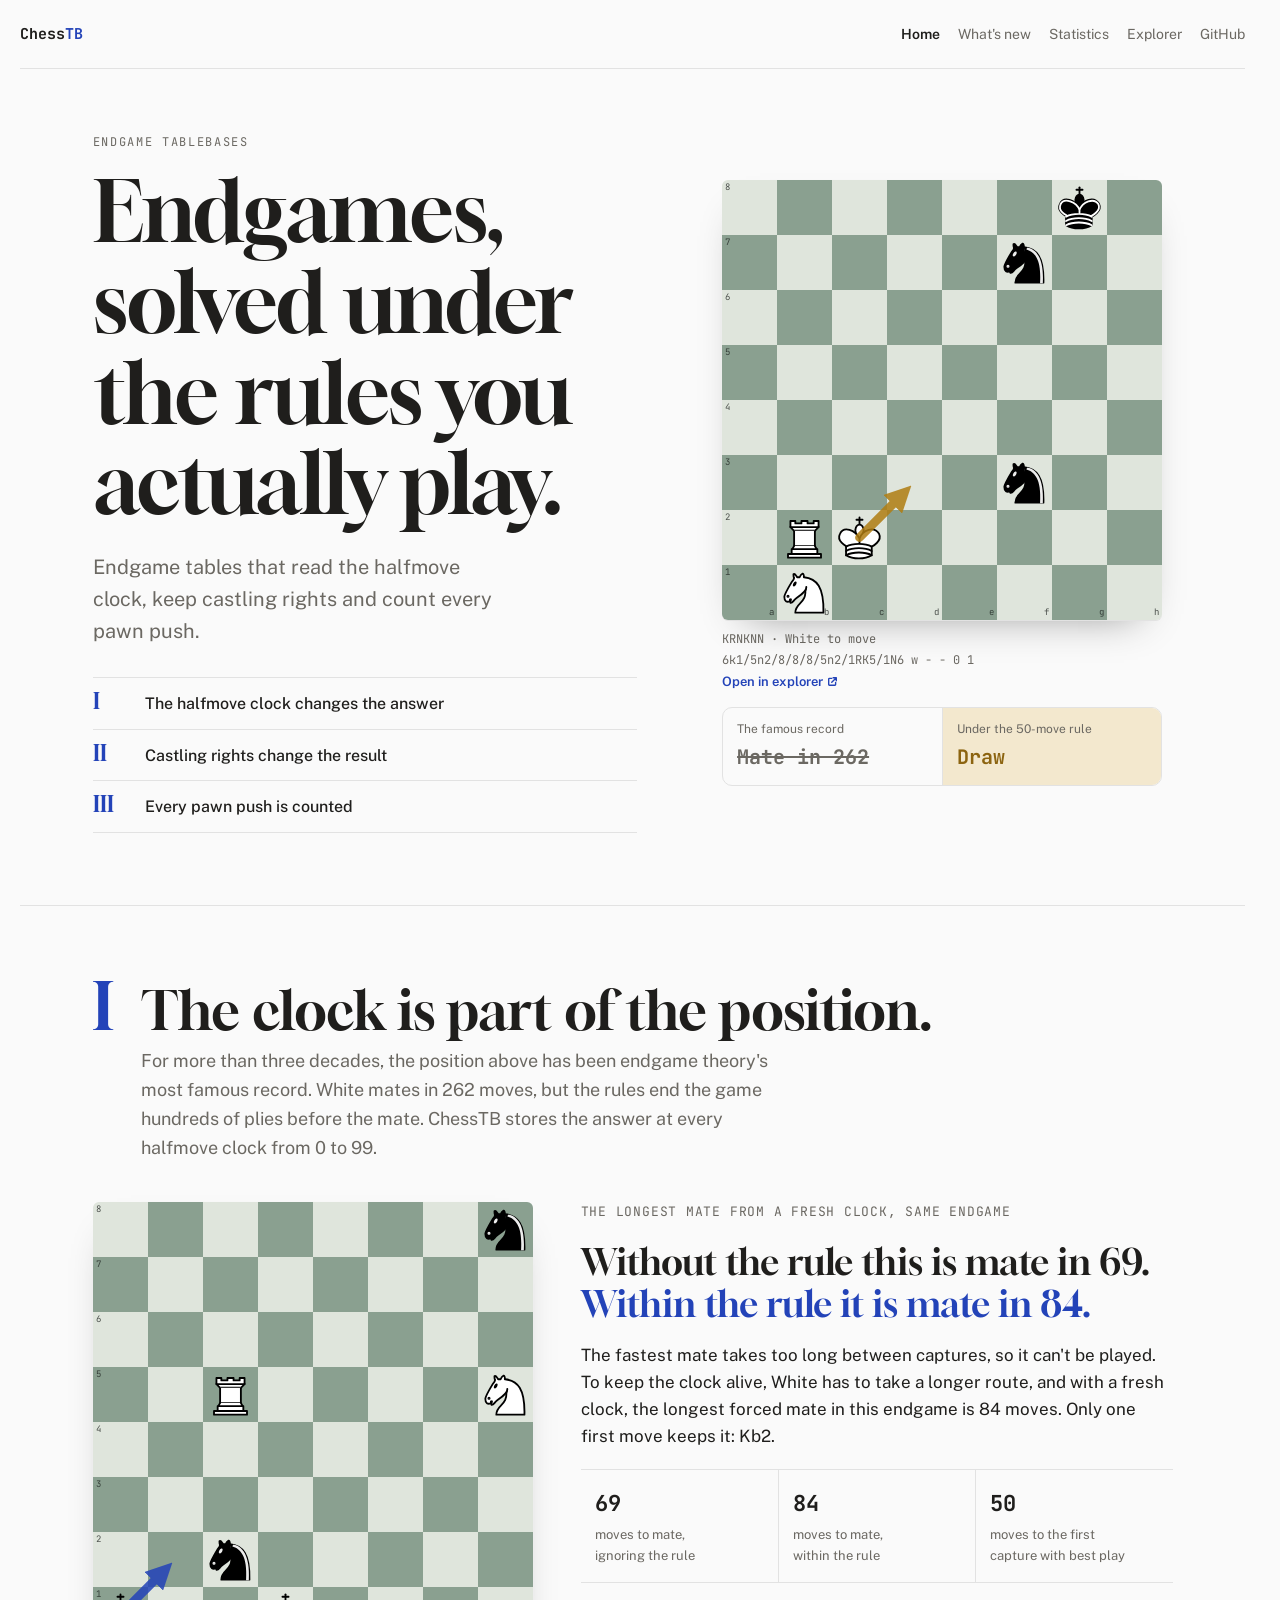
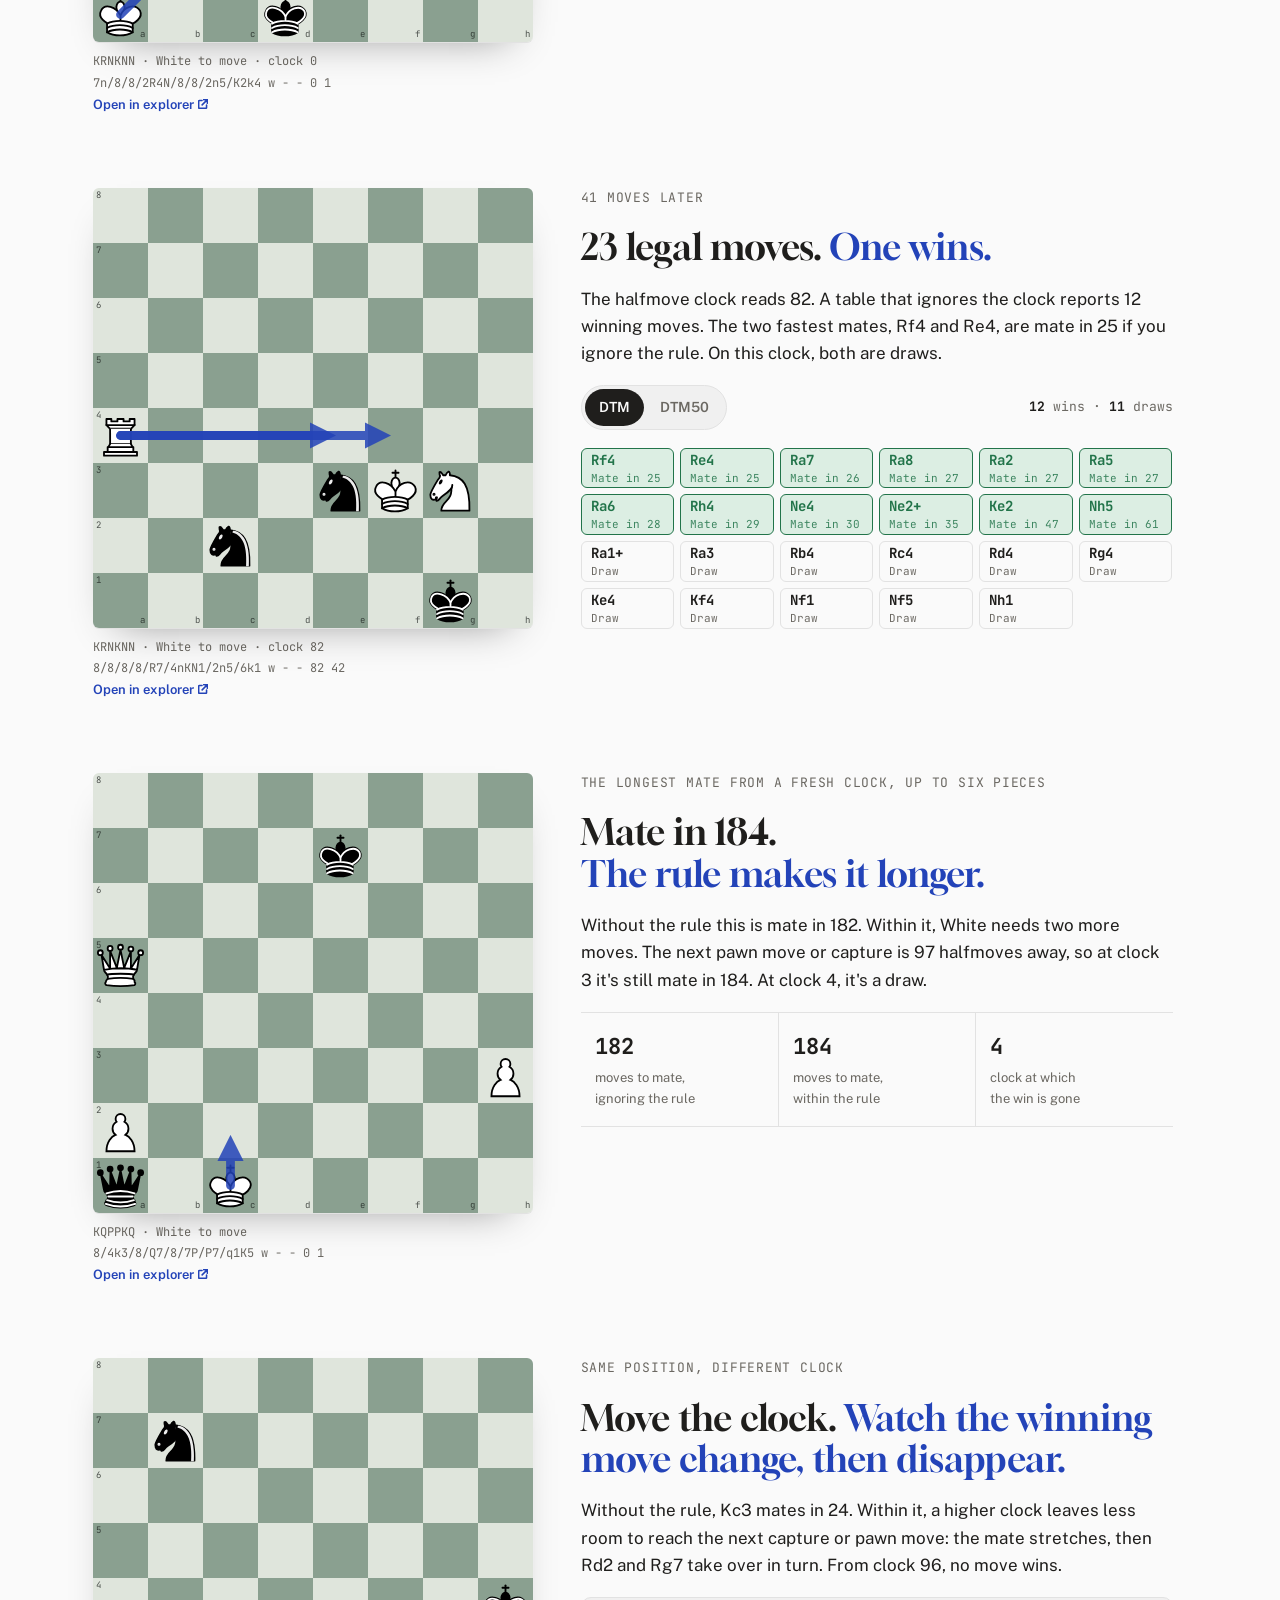
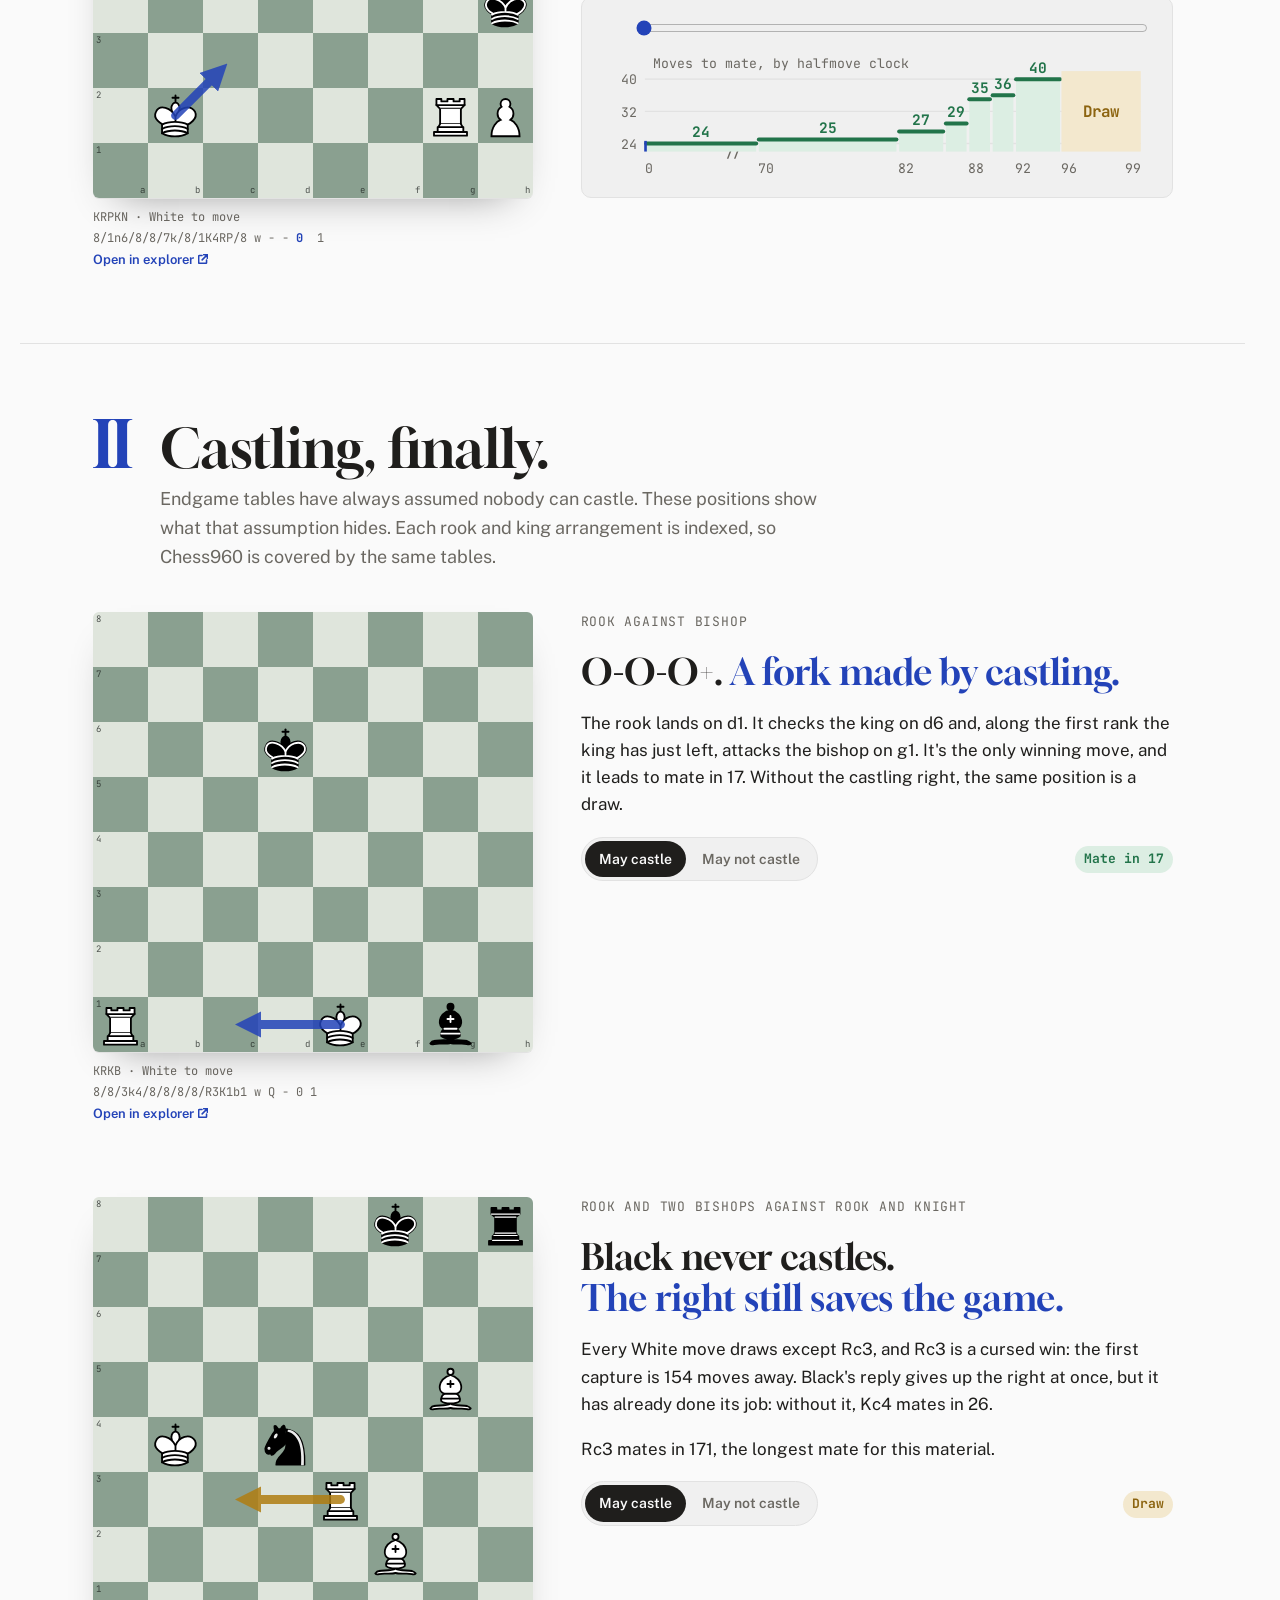
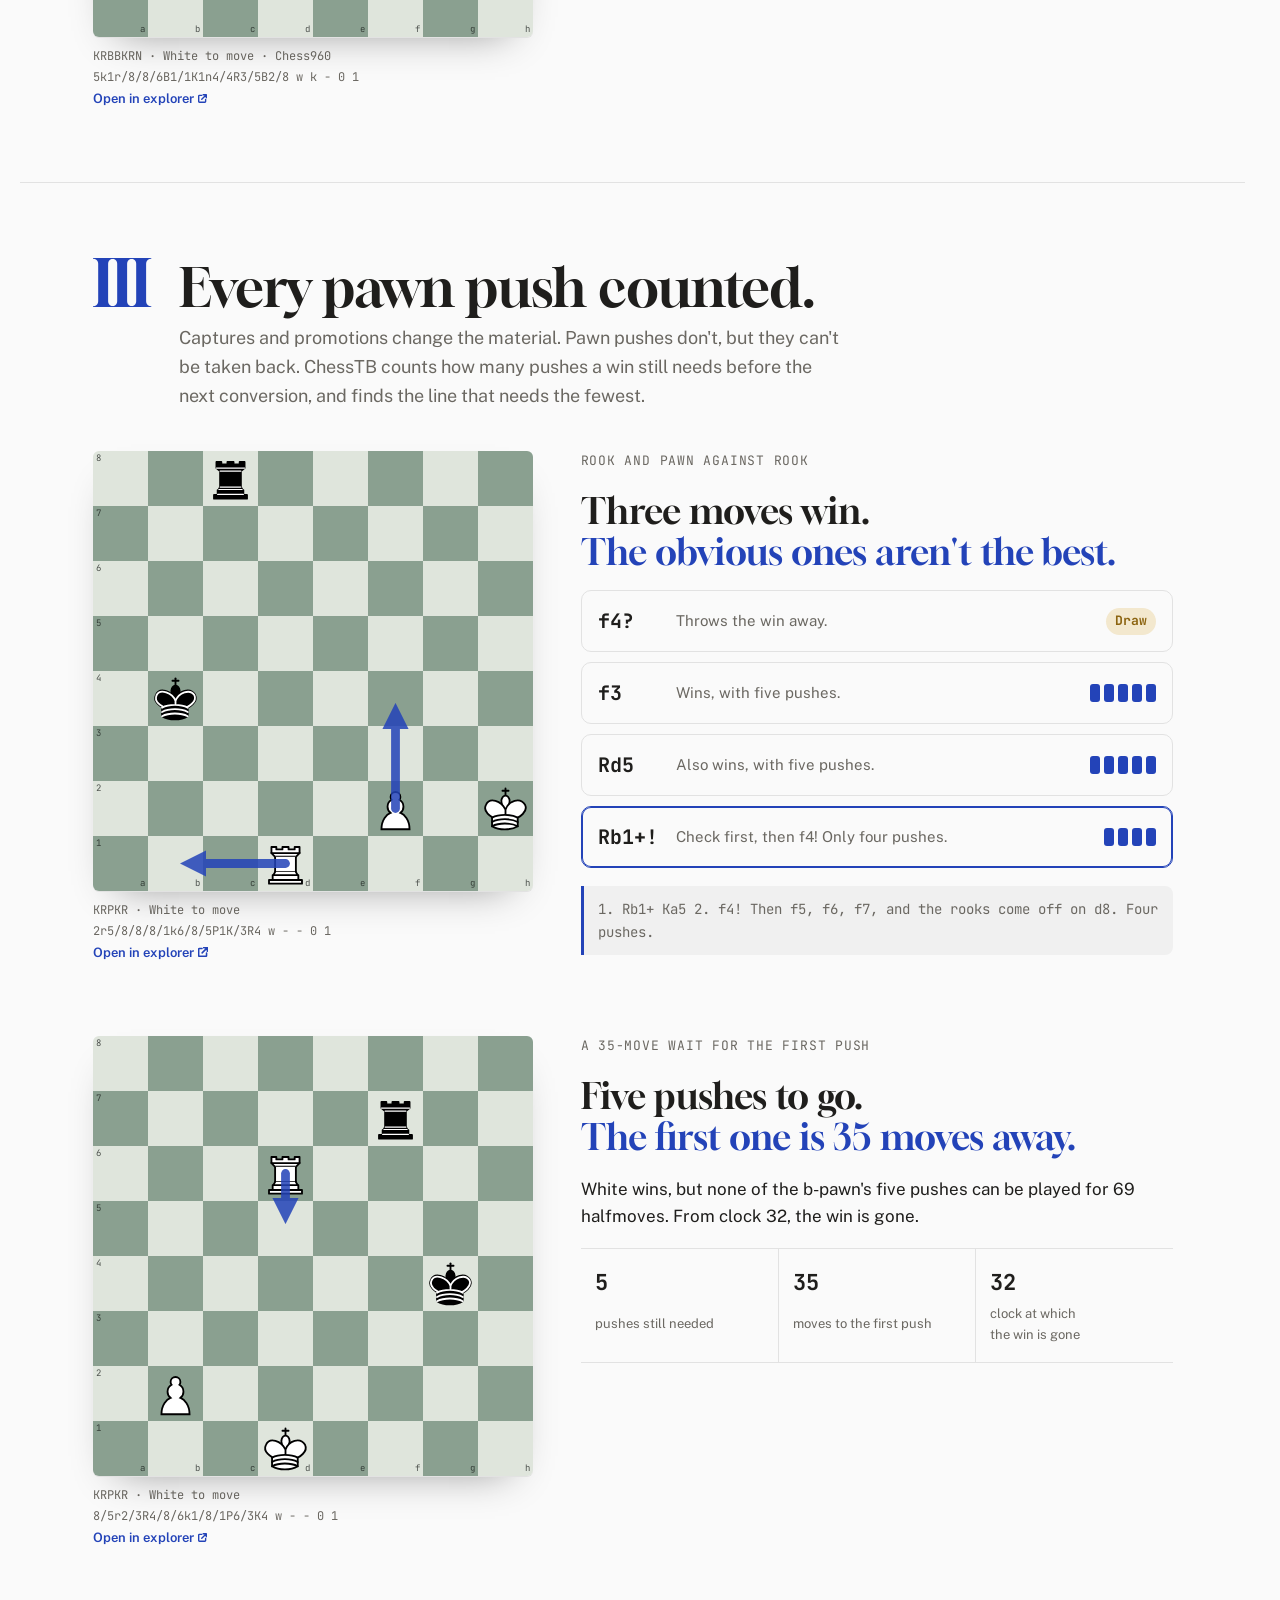
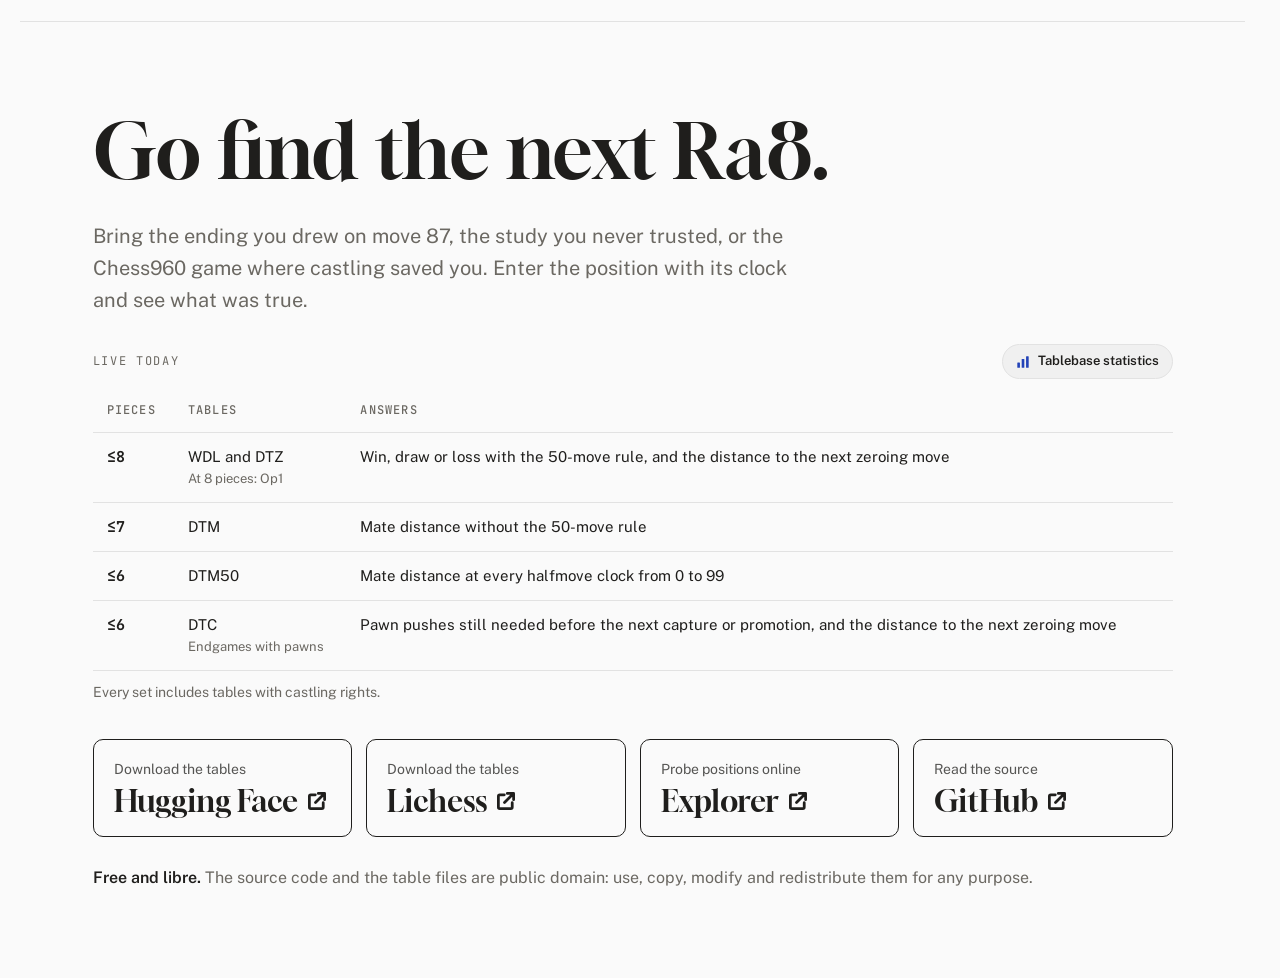
<file: docs/index.html>
<!doctype html>
<html lang="en">
<head>
<meta charset="utf-8">
<meta name="viewport" content="width=device-width, initial-scale=1, viewport-fit=cover">
<title>ChessTB – Chess endgame tablebases</title>
<meta name="description" content="Endgame tables that read the halfmove clock, keep castling rights and count every pawn push.">
<meta property="og:title" content="ChessTB – Chess endgame tablebases">
<meta property="og:description" content="Endgame tables that read the halfmove clock, keep castling rights and count every pawn push.">
<meta property="og:type" content="website">
<link rel="icon" type="image/svg+xml" href="favicon.svg">
<link rel="apple-touch-icon" href="apple-touch-icon.png">
<link rel="preconnect" href="https://fonts.googleapis.com">
<link rel="preconnect" href="https://fonts.gstatic.com" crossorigin>
<link rel="stylesheet" href="https://fonts.googleapis.com/css2?family=Gloock&family=Public+Sans:ital,wght@0,400;0,500;0,600;0,700;1,400&family=JetBrains+Mono:wght@400;500;700&display=swap">
<link rel="stylesheet" href="common.css">
<style>
/* Layout: one narrative column; each reveal pairs a live board with its story, stacking on phones.
   The halfmove clock (0..100 plies) is the recurring instrument of the page. */
:root {
  --win: #22744A;
  --win-soft: #DCEEE3;
  --draw: #8C6410;
  --draw-soft: #F3E8CE;
}
@media (prefers-color-scheme: dark) {
  :root:not([data-theme="light"]) {
    --win: #6FCF97; --win-soft: #163324; --draw: #E7BC5C; --draw-soft: #3A2D10;
  }
}
:root[data-theme="dark"] {
  --win: #6FCF97; --win-soft: #163324; --draw: #E7BC5C; --draw-soft: #3A2D10;
}

body { font-size: 17px; line-height: 1.6; padding-block: 0 64px; }

/* hero */
.hero { display: grid; grid-template-columns: minmax(0, 1.1fr) minmax(0, .9fr); gap: 56px; align-items: center; padding-block: 64px 72px; }
.hero h1 { font-size: clamp(44px, 7vw, 84px); letter-spacing: -.01em; }
.hero .lede { font-size: 20px; color: var(--muted); max-width: 34ch; margin-top: 22px; }
.teasers { display: grid; gap: 0; margin-top: 30px; max-width: 34rem; border-top: 1px solid var(--rule); }
.teasers a { display: grid; grid-template-columns: 2.5rem minmax(0, 1fr); align-items: baseline; gap: 12px; padding-block: 12px; border-bottom: 1px solid var(--rule); color: var(--ink); text-decoration: none; font-size: 16px; font-weight: 500; }
.teasers a:hover span:last-child { color: var(--accent); }
.teasers .tn { font-family: var(--display); font-size: 22px; line-height: 1; color: var(--accent); }
.legend-card { display: grid; gap: 14px; width: 100%; max-width: 440px; justify-self: center; }
.verdict { display: grid; grid-template-columns: 1fr 1fr; border: 1px solid var(--rule); border-radius: 10px; overflow: hidden; }
.verdict > div { padding: 12px 14px; display: grid; gap: 2px; }
.verdict > div + div { border-left: 1px solid var(--rule); }
.verdict .k { font-size: 12px; color: var(--muted); }
.verdict .v { font-family: var(--mono); font-size: 20px; font-weight: 700; }
.verdict .old .v { text-decoration: line-through; text-decoration-thickness: 2px; color: var(--muted); }
.verdict .new { background: var(--draw-soft); }
.verdict .new .v { color: var(--draw); }

/* boards */
.fen .clk { display: inline-block; min-width: 2ch; font-weight: 700; color: var(--accent); }

/* sections */
section.reveal { padding-block: 72px; border-top: 1px solid var(--rule); }
/* Section rail: lives in the left margin once there is room beside the 1080px column. */
.rail { display: none; }
@media (min-width: 1440px) {
  .rail { display: grid; gap: 2px; position: fixed; top: 50%; transform: translateY(-50%); z-index: 5;
          left: calc((100vw - 1080px) / 2 - 172px); width: 144px; font-size: 13px; }
  .rail a { display: grid; grid-template-columns: 2.2em minmax(0, 1fr); align-items: center; min-height: 36px; padding: 6px 10px;
            border-left: 2px solid var(--rule); color: var(--muted); text-decoration: none; }
  .rail a:hover { color: var(--ink); }
  .rail .rn { font-family: var(--display); font-size: 15px; color: var(--accent); }
  .rail .ri { width: 16px; height: 15px; display: block; }
  .rail a.active { color: var(--ink); font-weight: 600; border-left-color: var(--accent); }
}
/* Keep the reading column centred inside the wider page; dividers stay full width. */
.hero, section.reveal, .close { padding-inline: max(0px, calc((100% - 1080px) / 2)); }
.reveal-head { display: grid; grid-template-columns: auto minmax(0, 1fr); gap: 8px 28px; align-items: baseline; margin-bottom: 40px; }
.reveal-head .num { font-family: var(--display); font-size: 64px; line-height: .9; color: var(--accent); }
.reveal-head h2 { font-size: clamp(34px, 5vw, 54px); }
.reveal-head p { grid-column: 2; color: var(--muted); max-width: 60ch; font-size: 18px; }
.pair { display: grid; grid-template-columns: minmax(0, 440px) minmax(0, 1fr); gap: 48px; align-items: start; }
.pair + .pair { margin-top: 72px; }
.story { display: grid; gap: 18px; max-width: 62ch; min-width: 0; }
.story h3 { font-size: 30px; }
.story .mat { font-family: var(--mono); font-size: 13px; color: var(--muted); letter-spacing: .06em; text-wrap: balance; }
.big { font-family: var(--display); font-size: clamp(26px, 3.4vw, 36px); line-height: 1.15; text-wrap: balance; }
.big em { font-style: normal; color: var(--accent); }
/* Two-sentence headlines that would otherwise wrap mid-sentence: one sentence per line. */
.big.split em { display: block; }

/* result chips */
.chip { display: inline-flex; align-items: center; gap: 6px; font-family: var(--mono); font-size: 13px; font-weight: 700; padding: 3px 9px; border-radius: 999px; white-space: nowrap; }
.chip.win { background: var(--win-soft); color: var(--win); }
.chip.draw { background: var(--draw-soft); color: var(--draw); }

/* clock card */
.clock { display: grid; gap: 12px; padding: 20px 18px 16px; border: 1px solid var(--rule); border-radius: 10px; background: var(--panel); }
.clock-row { display: flex; justify-content: space-between; align-items: center; gap: 12px; flex-wrap: wrap; }
input[type=range] { width: 100%; accent-color: var(--accent); }
/* The clock slider spans the chart's plot area (34 and 10 of 420 viewBox units), less half a thumb at each end. */
#hmc { width: auto; margin-inline: calc(34 / 420 * 100% - 8px) calc(10 / 420 * 100% - 8px); }
.step-chart { width: 100%; }
.step-chart svg { display: block; width: 100%; height: auto; }

/* puzzle: every legal move stays in place; the switch only changes what each cell says */
.puzzle-head { display: flex; flex-wrap: wrap; align-items: center; justify-content: space-between; gap: 10px 16px; }
.puzzle-count { font-family: var(--mono); font-size: 13px; color: var(--muted); }
.puzzle-count b { color: var(--ink); }
.mv-grid { display: grid; grid-template-columns: repeat(auto-fill, minmax(92px, 1fr)); gap: 6px; }
.mv { display: grid; gap: 1px; padding: 2px 9px; border-radius: 6px; border: 1px solid var(--rule); background: var(--paper); font-family: var(--mono); font-size: 14px; font-weight: 700; line-height: 1.35; }
.mv small { font-size: 11px; font-weight: 400; color: var(--muted); }
.mv.win { border-color: var(--win); background: var(--win-soft); color: var(--win); }
.mv.win small { color: inherit; opacity: .85; }
.mv.lost { border-color: var(--draw); color: var(--draw); }
.mv.lost small { color: inherit; opacity: .85; }

/* option cards for DTC */
.options { display: grid; gap: 10px; }
.opt { text-align: left; font: inherit; color: inherit; display: grid; grid-template-columns: 64px minmax(0, 1fr) auto; gap: 14px; align-items: center; padding: 14px 16px; border: 1px solid var(--rule); border-radius: 10px; background: var(--paper); cursor: pointer; }
.opt:hover { background: color-mix(in srgb, var(--ink) 6%, var(--paper)); border-color: color-mix(in srgb, var(--ink) 22%, var(--rule)); }
.opt[aria-pressed="true"] { border-color: var(--accent); box-shadow: inset 0 0 0 1px var(--accent); }
.opt .san { font-family: var(--mono); font-size: 20px; font-weight: 700; }
.opt .what { font-size: 15px; color: var(--muted); }
.pushes { display: flex; gap: 4px; }
.pushes i { width: 10px; height: 18px; border-radius: 3px; background: var(--accent); display: block; }
.line { font-family: var(--mono); font-size: 14px; color: var(--muted); padding: 12px 14px; border-left: 3px solid var(--accent); background: var(--panel); border-radius: 0 8px 8px 0; overflow-wrap: anywhere; }

/* toggle */
.seg button { padding: 7px 14px; }

.stat-strip { display: grid; grid-template-columns: repeat(3, minmax(0, 1fr)); border-top: 1px solid var(--rule); border-bottom: 1px solid var(--rule); }
.stat-strip > div { padding: 16px 14px; display: grid; gap: 4px; }
.stat-strip > div + div { border-left: 1px solid var(--rule); }
.stat-strip .v { font-family: var(--mono); font-size: 22px; font-weight: 700; }
.stat-strip .k { font-size: 13px; color: var(--muted); text-wrap: balance; }

/* coverage */
.cov { overflow-x: auto; }
table { border-collapse: collapse; width: 100%; min-width: 560px; font-size: 15px; }
th, td { text-align: left; padding: 12px 14px; border-bottom: 1px solid var(--rule); vertical-align: top; }
th { font-family: var(--mono); font-size: 12px; letter-spacing: .1em; text-transform: uppercase; color: var(--muted); font-weight: 500; }
td.n { font-family: var(--mono); font-weight: 700; white-space: nowrap; }
td .sub { display: block; font-size: 13px; color: var(--muted); }

/* close */
.close { padding-block: 88px 24px; border-top: 1px solid var(--rule); display: grid; gap: 28px; }
.close h2 { font-size: clamp(40px, 6.4vw, 76px); max-width: 16ch; }
.close .lede { font-size: 20px; color: var(--muted); max-width: 58ch; }
.live { display: grid; gap: 10px; }
.cov-note { font-size: 14px; color: var(--muted); }
.live-head { display: flex; flex-wrap: wrap; justify-content: space-between; align-items: center; gap: 10px 16px; }
.license { font-size: 16px; color: var(--muted); text-wrap: balance; }
.license strong { color: var(--ink); font-weight: 600; }
.links { display: grid; grid-template-columns: repeat(4, minmax(0, 1fr)); gap: 14px; margin-top: 8px; }
.link-card { display: grid; grid-template-rows: auto 1fr; gap: 4px; min-width: 0; padding: 18px 20px; border: 1px solid var(--ink); border-radius: 10px; text-decoration: none; color: var(--ink); text-wrap: balance; }
.link-card:hover { background: var(--ink); color: var(--paper); }
.link-card .k { font-size: 14px; opacity: .75; }
.link-card .v { display: flex; align-items: center; gap: 10px; font-family: var(--display); font-size: 30px; line-height: 1.1; }
.link-card .v::after { content: ""; flex: 0 0 18px; height: 18px; background: currentColor; -webkit-mask: var(--ext-icon) center / contain no-repeat; mask: var(--ext-icon) center / contain no-repeat; }

@media (max-width: 1120px) {
  .links { grid-template-columns: repeat(2, minmax(0, 1fr)); }
}

/* Board and story stack before the story column gets too narrow for the clock readout. */
@media (max-width: 1024px) {
  .pair { grid-template-columns: minmax(0, 1fr); gap: 32px; }
  .pair .story { justify-self: center; width: 100%; }
}
@media (max-width: 860px) {
  .hero { grid-template-columns: minmax(0, 1fr); gap: 32px; }
  .hero { padding-block: 40px 48px; }
  .reveal-head { grid-template-columns: minmax(0, 1fr); }
  .reveal-head p { grid-column: 1; }
  .reveal-head .num { font-size: 44px; }
}
@media (max-width: 480px) {
  .links { grid-template-columns: minmax(0, 1fr); }
  .cov table { min-width: 0; }
  .cov th, .cov td { padding: 10px 8px; }
  body { font-size: 16px; padding-inline: 16px; }
  .stat-strip { grid-template-columns: minmax(0, 1fr); }
  .stat-strip > div + div { border-left: 0; border-top: 1px solid var(--rule); }
  .opt { grid-template-columns: 52px minmax(0, 1fr); }
  .opt .pushes { grid-column: 2; }
}
@media (prefers-reduced-motion: no-preference) {
  .arrows line { transition: opacity .25s ease; }
}
</style>
</head>
<body>

<div class="wrap">
  <header class="top">
    <a class="brand" href="./">Chess<span>TB</span></a>
    <nav aria-label="Site">
      <a href="./" aria-current="page">Home</a>
      <a href="whatsnew.html">What's new</a>
      <a href="stats.html">Statistics</a>
      <a href="https://chesstb-explorer.hf.space/">Explorer</a>
      <a href="https://github.com/noobpwnftw/chesstb">GitHub</a>
    </nav>
  </header>

  <nav class="rail" aria-label="On this page">
    <a href="#clock"><span class="rn">I</span>The clock</a>
    <a href="#castling"><span class="rn">II</span>Castling</a>
    <a href="#pawns"><span class="rn">III</span>Pawn pushes</a>
    <a href="#resources"><span class="rn"><svg class="ri" viewBox="0 0 16 15" aria-hidden="true" fill="currentColor" fill-rule="evenodd"><rect x="1" y="1.5" width="2.4" height="11"/><path d="M4.4 3.5h3v9h-3zM5.2 4.5v1.4h1.4V4.5z"/><rect x="8.4" y="5.2" width="2.8" height="7.3"/><path d="M12.2 2.6h3v9.9h-3zM12.75 4.1v1h1.9v-1zM12.75 9.5v1h1.9v-1z"/><rect x="0.5" y="13.4" width="15" height="1.4"/></svg></span>Resources</a>
  </nav>

  <section class="hero" aria-labelledby="hero-title">
    <div>
      <div class="eyebrow">Endgame tablebases</div>
      <h1 id="hero-title" style="margin-top:14px">Endgames, solved under the rules you actually play.</h1>
      <p class="lede">Endgame tables that read the halfmove clock, keep castling rights and count every pawn push.</p>
      <nav class="teasers" aria-label="What's new">
        <a href="#clock"><span class="tn">I</span><span>The halfmove clock changes the answer</span></a>
        <a href="#castling"><span class="tn">II</span><span>Castling rights change the result</span></a>
        <a href="#pawns"><span class="tn">III</span><span>Every pawn push is counted</span></a>
      </nav>
    </div>
    <div class="legend-card">
      <div class="board-col">
        <div class="board-wrap" id="b-legend"></div>
        <div class="board-caption"><span>KRNKNN · White to move</span><span class="fen">6k1/5n2/8/8/8/5n2/1RK5/1N6 w - - 0 1</span><a class="explore" href="https://chesstb-explorer.hf.space/" target="_blank" rel="noopener">Open in explorer</a></div>
      </div>
      <div class="verdict" role="group" aria-label="The famous mate in 262">
        <div class="old"><span class="k">The famous record</span><span class="v">Mate in 262</span></div>
        <div class="new"><span class="k">Under the 50-move rule</span><span class="v">Draw</span></div>
      </div>
    </div>
  </section>

  <section class="reveal" id="clock" aria-labelledby="clock-title">
    <div class="reveal-head">
      <div class="num" aria-hidden="true">I</div>
      <h2 id="clock-title">The clock is part of the position.</h2>
      <p>For more than three decades, the position above has been endgame theory's most famous record. White mates in 262 moves, but the rules end the game hundreds of plies before the mate. ChessTB stores the answer at every halfmove clock from 0 to 99.</p>
    </div>

    <div class="pair">
      <div class="board-col">
        <div class="board-wrap" id="b-krnknn"></div>
        <div class="board-caption"><span>KRNKNN · White to move · clock 0</span><span class="fen">7n/8/8/2R4N/8/8/2n5/K2k4 w - - 0 1</span><a class="explore" href="https://chesstb-explorer.hf.space/" target="_blank" rel="noopener">Open in explorer</a></div>
      </div>
      <div class="story">
        <div class="mat">THE LONGEST MATE FROM A FRESH CLOCK, SAME ENDGAME</div>
        <p class="big split">Without the rule this is mate in 69. <em>Within the rule it is mate in 84.</em></p>
        <p>The fastest mate takes too long between captures, so it can't be played. To keep the clock alive, White has to take a longer route, and with a fresh clock, the longest forced mate in this endgame is 84 moves. Only one first move keeps it: Kb2.</p>
        <div class="stat-strip">
          <div><span class="v">69</span><span class="k">moves to mate, ignoring the rule</span></div>
          <div><span class="v">84</span><span class="k">moves to mate, within the rule</span></div>
          <div><span class="v">50</span><span class="k">moves to the first capture with best play</span></div>
        </div>
      </div>
    </div>

    <div class="pair">
      <div class="board-col">
        <div class="board-wrap" id="b-puzzle"></div>
        <div class="board-caption"><span>KRNKNN · White to move · clock 82</span><span class="fen">8/8/8/8/R7/4nKN1/2n5/6k1 w - - 82 42</span><a class="explore" href="https://chesstb-explorer.hf.space/" target="_blank" rel="noopener">Open in explorer</a></div>
      </div>
      <div class="story">
        <div class="mat">41 MOVES LATER</div>
        <p class="big">23 legal moves. <em>One wins.</em></p>
        <p>The halfmove clock reads 82. A table that ignores the clock reports 12 winning moves. The two fastest mates, Rf4 and Re4, are mate in 25 if you ignore the rule. On this clock, both are draws.</p>
        <div class="puzzle-head">
          <div class="seg" role="group" aria-label="Metric">
            <button type="button" data-clock="free" aria-pressed="true">DTM</button>
            <button type="button" data-clock="82" aria-pressed="false">DTM50</button>
          </div>
          <span class="puzzle-count" id="puzzle-count" aria-live="polite"></span>
        </div>
        <div class="mv-grid" id="puzzle-moves"></div>
      </div>
    </div>

    <div class="pair">
      <div class="board-col">
        <div class="board-wrap" id="b-kqppkq"></div>
        <div class="board-caption"><span>KQPPKQ · White to move</span><span class="fen">8/4k3/8/Q7/8/7P/P7/q1K5 w - - 0 1</span><a class="explore" href="https://chesstb-explorer.hf.space/" target="_blank" rel="noopener">Open in explorer</a></div>
      </div>
      <div class="story">
        <div class="mat">THE LONGEST MATE FROM A FRESH CLOCK, UP TO SIX PIECES</div>
        <p class="big split">Mate in 184. <em>The rule makes it longer.</em></p>
        <p>Without the rule this is mate in 182. Within it, White needs two more moves. The next pawn move or capture is 97 halfmoves away, so at clock 3 it's still mate in 184. At clock 4, it's a draw.</p>
        <div class="stat-strip">
          <div><span class="v">182</span><span class="k">moves to mate, ignoring the rule</span></div>
          <div><span class="v">184</span><span class="k">moves to mate, within the rule</span></div>
          <div><span class="v">4</span><span class="k">clock at which the win is gone</span></div>
        </div>
      </div>
    </div>

    <div class="pair">
      <div class="board-col">
        <div class="board-wrap" id="b-squeeze"></div>
        <div class="board-caption"><span>KRPKN · White to move</span><span class="fen" id="squeeze-fen">8/1n6/8/8/7k/8/1K4RP/8 w - - <b class="clk">0</b> 1</span><a class="explore" href="https://chesstb-explorer.hf.space/" target="_blank" rel="noopener">Open in explorer</a></div>
      </div>
      <div class="story">
        <div class="mat">SAME POSITION, DIFFERENT CLOCK</div>
        <p class="big">Move the clock. <em>Watch the winning move change, then disappear.</em></p>
        <p>Without the rule, Kc3 mates in 24. Within it, a higher clock leaves less room to reach the next capture or pawn move: the mate stretches, then Rd2 and Rg7 take over in turn. From clock 96, no move wins.</p>
        <div class="clock">
          <input type="range" id="hmc" min="0" max="1000" value="0" step="1" aria-label="Halfmove clock" aria-valuetext="clock 0">
          <div class="step-chart" id="step-chart" aria-hidden="true"></div>
        </div>
      </div>
    </div>
  </section>

  <section class="reveal" id="castling" aria-labelledby="castle-title">
    <div class="reveal-head">
      <div class="num" aria-hidden="true">II</div>
      <h2 id="castle-title">Castling, finally.</h2>
      <p>Endgame tables have always assumed nobody can castle. These positions show what that assumption hides. Each rook and king arrangement is indexed, so Chess960 is covered by the same tables.</p>
    </div>

    <div class="pair">
      <div class="board-col">
        <div class="board-wrap" id="b-krkr"></div>
        <div class="board-caption"><span>KRKB · White to move</span><span class="fen" id="krkr-fen">8/8/3k4/8/8/8/8/R3K1b1 w Q - 0 1</span><a class="explore" href="https://chesstb-explorer.hf.space/" target="_blank" rel="noopener">Open in explorer</a></div>
      </div>
      <div class="story">
        <div class="mat">ROOK AGAINST BISHOP</div>
        <p class="big">O-O-O+. <em>A fork made by castling.</em></p>
        <p>The rook lands on d1. It checks the king on d6 and, along the first rank the king has just left, attacks the bishop on g1. It's the only winning move, and it leads to mate in 17. Without the castling right, the same position is a draw.</p>
        <div class="clock-row">
          <div class="seg" role="group" aria-label="White's queenside castling right">
            <button type="button" data-castle="krkr" data-on="1" aria-pressed="true">May castle</button>
            <button type="button" data-castle="krkr" data-on="0" aria-pressed="false">May not castle</button>
          </div>
          <span id="krkr-result"></span>
        </div>
      </div>
    </div>

    <div class="pair">
      <div class="board-col">
        <div class="board-wrap" id="b-krbbkrn"></div>
        <div class="board-caption"><span>KRBBKRN · White to move · Chess960</span><span class="fen" id="krbbkrn-fen">5k1r/8/8/6B1/1K1n4/4R3/5B2/8 w k - 0 1</span><a class="explore" data-variant="chess960" href="https://chesstb-explorer.hf.space/" target="_blank" rel="noopener">Open in explorer</a></div>
      </div>
      <div class="story">
        <div class="mat">ROOK AND TWO BISHOPS AGAINST ROOK AND KNIGHT</div>
        <p class="big split">Black never castles. <em>The right still saves the game.</em></p>
        <p>Every White move draws except Rc3, and Rc3 is a cursed win: the first capture is 154 moves away. Black's reply gives up the right at once, but it has already done its job: without it, Kc4 mates in 26.</p>
        <p>Rc3 mates in 171, the longest mate for this material.</p>
        <div class="clock-row">
          <div class="seg" role="group" aria-label="Black's kingside castling right">
            <button type="button" data-castle="krbbkrn" data-on="1" aria-pressed="true">May castle</button>
            <button type="button" data-castle="krbbkrn" data-on="0" aria-pressed="false">May not castle</button>
          </div>
          <span id="krbbkrn-result"></span>
        </div>
      </div>
    </div>
  </section>

  <section class="reveal" id="pawns" aria-labelledby="pawn-title">
    <div class="reveal-head">
      <div class="num" aria-hidden="true">III</div>
      <h2 id="pawn-title">Every pawn push counted.</h2>
      <p>Captures and promotions change the material. Pawn pushes don't, but they can't be taken back. ChessTB counts how many pushes a win still needs before the next conversion, and finds the line that needs the fewest.</p>
    </div>

    <div class="pair">
      <div class="board-col">
        <div class="board-wrap" id="b-krpkr"></div>
        <div class="board-caption"><span>KRPKR · White to move</span><span class="fen">2r5/8/8/8/1k6/8/5P1K/3R4 w - - 0 1</span><a class="explore" href="https://chesstb-explorer.hf.space/" target="_blank" rel="noopener">Open in explorer</a></div>
      </div>
      <div class="story">
        <div class="mat">ROOK AND PAWN AGAINST ROOK</div>
        <p class="big split">Three moves win. <em>The obvious ones aren't the best.</em></p>
        <div class="options" role="group" aria-label="Candidate moves">
          <button type="button" class="opt" data-opt="f4" aria-pressed="false">
            <span class="san">f4?</span><span class="what">Throws the win away.</span><span class="chip draw">Draw</span>
          </button>
          <button type="button" class="opt" data-opt="f3" aria-pressed="false">
            <span class="san">f3</span><span class="what">Wins, with five pushes.</span><span class="pushes" aria-label="5 pushes"><i></i><i></i><i></i><i></i><i></i></span>
          </button>
          <button type="button" class="opt" data-opt="rd5" aria-pressed="false">
            <span class="san">Rd5</span><span class="what">Also wins, with five pushes.</span><span class="pushes" aria-label="5 pushes"><i></i><i></i><i></i><i></i><i></i></span>
          </button>
          <button type="button" class="opt" data-opt="rb1" aria-pressed="true">
            <span class="san">Rb1+!</span><span class="what">Check first, then f4! Only four pushes.</span><span class="pushes" aria-label="4 pushes"><i></i><i></i><i></i><i></i></span>
          </button>
        </div>
        <p class="line" id="krpkr-line">1. Rb1+ Ka5 2. f4! Then f5, f6, f7, and the rooks come off on d8. Four pushes.</p>
      </div>
    </div>

    <div class="pair">
      <div class="board-col">
        <div class="board-wrap" id="b-krpkr2"></div>
        <div class="board-caption"><span>KRPKR · White to move</span><span class="fen">8/5r2/3R4/8/6k1/8/1P6/3K4 w - - 0 1</span><a class="explore" href="https://chesstb-explorer.hf.space/" target="_blank" rel="noopener">Open in explorer</a></div>
      </div>
      <div class="story">
        <div class="mat">A 35-MOVE WAIT FOR THE FIRST PUSH</div>
        <p class="big split">Five pushes to go. <em>The first one is 35 moves away.</em></p>
        <p>White wins, but none of the b-pawn's five pushes can be played for 69 halfmoves. From clock 32, the win is gone.</p>
        <div class="stat-strip">
          <div><span class="v">5</span><span class="k">pushes still needed</span></div>
          <div><span class="v">35</span><span class="k">moves to the first push</span></div>
          <div><span class="v">32</span><span class="k">clock at which the win is gone</span></div>
        </div>
      </div>
    </div>
  </section>


  <section class="close" id="resources" aria-labelledby="close-title">
    <h2 id="close-title">Go find the next Ra8.</h2>
    <p class="lede">Bring the ending you drew on move 87, the study you never trusted, or the Chess960 game where castling saved you. Enter the position with its clock and see what was true.</p>

    <div class="live">
      <div class="live-head">
        <div class="eyebrow">Live today</div>
        <a class="pill-btn" href="stats.html"><svg viewBox="0 0 16 16" aria-hidden="true" fill="currentColor"><rect x="1.5" y="8.5" width="3" height="6" rx=".6"/><rect x="6.5" y="4.5" width="3" height="10" rx=".6"/><rect x="11.5" y="1.5" width="3" height="13" rx=".6"/></svg>Tablebase statistics</a>
      </div>
      <div class="cov">
        <table>
          <thead><tr><th>Pieces</th><th>Tables</th><th>Answers</th></tr></thead>
          <tbody>
            <tr><td class="n">≤8</td><td>WDL and DTZ<span class="sub">At 8 pieces: Op1</span></td><td>Win, draw or loss with the 50-move rule, and the distance to the next zeroing move</td></tr>
            <tr><td class="n">≤7</td><td>DTM</td><td>Mate distance without the 50-move rule</td></tr>
            <tr><td class="n">≤6</td><td>DTM50</td><td>Mate distance at every halfmove clock from 0 to 99</td></tr>
            <tr><td class="n">≤6</td><td>DTC<span class="sub">Endgames with pawns</span></td><td>Pawn pushes still needed before the next capture or promotion, and the distance to the next zeroing move</td></tr>
          </tbody>
        </table>
      </div>
      <p class="cov-note">Every set includes tables with castling rights.</p>
    </div>

    <div class="links">
      <a class="link-card" href="https://huggingface.co/buckets/chesstb/chesstb" target="_blank" rel="noopener">
        <span class="k">Download the tables</span>
        <span class="v">Hugging Face</span>
      </a>
      <a class="link-card" href="https://chesstb.lichess.ovh/tables/" target="_blank" rel="noopener">
        <span class="k">Download the tables</span>
        <span class="v">Lichess</span>
      </a>
      <a class="link-card" href="https://chesstb-explorer.hf.space/" target="_blank" rel="noopener">
        <span class="k">Probe positions online</span>
        <span class="v">Explorer</span>
      </a>
      <a class="link-card" href="https://github.com/noobpwnftw/chesstb" target="_blank" rel="noopener">
        <span class="k">Read the source</span>
        <span class="v">GitHub</span>
      </a>
    </div>

    <p class="license"><strong>Free and libre.</strong> The source code and the table files are public domain: use, copy, modify and redistribute them for any purpose.</p>

  </section>
</div>

<script src="board.js"></script>
<script>
(function () {
  var render = window.renderBoard;

  function chip(kind, text) { return '<span class="chip ' + kind + '">' + text + "</span>"; }

  // Hero and clock reveal
  render("b-legend", "6k1/5n2/8/8/8/5n2/1RK5/1N6 w", { arrows: [["c2", "d3", "cursed"]], label: "KRNKNN, the famous mate in 262. Kd3 is a cursed win, a draw under the 50-move rule." });
  render("b-krnknn", "7n/8/8/2R4N/8/8/2n5/K2k4 w", { arrows: [["a1", "b2"]], label: "KRNKNN, the longest mate from a fresh clock within the 50-move rule. Kb2 is the only winning move." });

  // Every legal move, ordered by clock-free mate distance. [move, clock-free mate (0 = draw), mate at clock 82 (0 = draw)]
  var PUZZLE = [["Rf4", 25, 0], ["Re4", 25, 0], ["Ra7", 26, 0], ["Ra8", 27, 43], ["Ra2", 27, 0], ["Ra5", 27, 0], ["Ra6", 28, 0], ["Rh4", 29, 0],
    ["Ne4", 30, 0], ["Ne2+", 35, 0], ["Ke2", 47, 0], ["Nh5", 61, 0], ["Ra1+", 0, 0], ["Ra3", 0, 0], ["Rb4", 0, 0], ["Rc4", 0, 0],
    ["Rd4", 0, 0], ["Rg4", 0, 0], ["Ke4", 0, 0], ["Kf4", 0, 0], ["Nf1", 0, 0], ["Nf5", 0, 0], ["Nh1", 0, 0]];
  var PUZZLE_FEN = "8/8/8/8/R7/4nKN1/2n5/6k1 w";
  var puzzleGrid = document.getElementById("puzzle-moves");
  puzzleGrid.innerHTML = PUZZLE.map(function (m) { return '<span class="mv">' + m[0] + "<small></small></span>"; }).join("");
  function showPuzzle(free) {
    var wins = 0;
    PUZZLE.forEach(function (m, i) {
      var cell = puzzleGrid.children[i], n = free ? m[1] : m[2];
      if (n) wins++;
      cell.className = "mv" + (n ? " win" : !free && m[1] ? " lost" : "");
      cell.lastChild.textContent = n ? "Mate in " + n : "Draw";
    });
    document.getElementById("puzzle-count").innerHTML = "<b>" + wins + "</b> win" + (wins === 1 ? "" : "s") + " · <b>" + (PUZZLE.length - wins) + "</b> draws";
    render("b-puzzle", PUZZLE_FEN, free
      ? { arrows: [["a4", "f4"], ["a4", "e4"]], label: "Ignoring the clock, Rf4 and Re4 mate fastest." }
      : { arrows: [["a4", "a8"], ["a4", "f4", "cursed"], ["a4", "e4", "cursed"]], label: "At clock 82, Ra8 wins. Rf4 and Re4 draw." });
  }
  document.querySelectorAll("[data-clock]").forEach(function (b) {
    b.addEventListener("click", function () {
      document.querySelectorAll("[data-clock]").forEach(function (x) { x.setAttribute("aria-pressed", x === b ? "true" : "false"); });
      showPuzzle(b.dataset.clock === "free");
    });
  });
  showPuzzle(true);

  render("b-kqppkq", "8/4k3/8/Q7/8/7P/P7/q1K5 w", { arrows: [["c1", "c2"]], label: "KQPPKQ, mate in 184 under the 50-move rule at clock 0 to 3. Kc2 is the only winning move." });

  // KRPKN clock squeeze: DTM50 best move and plies per clock band (DTM without the rule: 47 plies, Kc3).
  // Probed at every clock; Kc3 stops winning at 88, only Rg7 and Rg8 win from 92, nothing wins from 96.
  var SQ_FEN = "8/1n6/8/8/7k/8/1K4RP/8 w";
  var BANDS = [[0, 69, 24, "Kc3"], [70, 81, 25, "Kc3"], [82, 85, 27, "Kc3"], [86, 87, 29, "Kc3"],
    [88, 89, 35, "Rd2"], [90, 91, 36, "Rd2"], [92, 95, 40, "Rg7"], [96, 99, null, null]];
  var SQ_ARROWS = { Kc3: ["b2", "c3"], Rd2: ["g2", "d2"], Rg7: ["g2", "g7"] };
  function bandAt(h) { for (var i = 0; i < BANDS.length; i++) if (h >= BANDS[i][0] && h <= BANDS[i][1]) return BANDS[i]; return BANDS[BANDS.length - 1]; }
  var sqShown;
  function renderSqueeze(mv) {
    if (mv === sqShown) return;
    sqShown = mv;
    render("b-squeeze", SQ_FEN, mv
      ? { arrows: [SQ_ARROWS[mv]], label: "KRPKN at this clock: " + mv + " is the fastest win." }
      : { label: "KRPKN at this clock: no move wins. Draw." });
  }
  var NS2 = "http://www.w3.org/2000/svg";
  var W = 420, H = 99, PL = 34, PR = 10, PT = 16, PB = 22, YMIN = 22, YMAX = 42;
  // Piecewise x, shared by the chart and the slider: clocks 0..68 are compressed so the steps at 70..96 get most of the track.
  var KNOTS = [[0, 0], [68, .18], [96, .84], [100, 1]];
  function X(h) {
    for (var i = 1; i < KNOTS.length; i++) {
      var a = KNOTS[i - 1], b = KNOTS[i];
      if (h <= b[0]) return PL + (W - PL - PR) * (a[1] + (b[1] - a[1]) * (h - a[0]) / (b[0] - a[0]));
    }
    return W - PR;
  }
  function Y(m) { return PT + (H - PT - PB) * (YMAX - m) / (YMAX - YMIN); }
  var chart = document.createElementNS(NS2, "svg");
  chart.setAttribute("viewBox", "0 0 " + W + " " + H);
  chart.setAttribute("width", "100%");
  function el(tag, attrs, text) {
    var e = document.createElementNS(NS2, tag);
    for (var k in attrs) e.setAttribute(k, attrs[k]);
    if (text != null) e.textContent = text;
    chart.appendChild(e); return e;
  }
  [24, 32, 40].forEach(function (m) {
    el("line", { x1: PL, x2: W - PR, y1: Y(m), y2: Y(m), stroke: "var(--rule)", "stroke-width": 1 });
    el("text", { x: PL - 6, y: Y(m) + 4, "text-anchor": "end", "font-size": 10, fill: "var(--muted)", "font-family": "var(--mono)" }, m);
  });
  el("text", { x: X(68), y: H - PB + 4, "text-anchor": "middle", "font-size": 12, fill: "var(--muted)", "font-family": "var(--mono)" }, "//");
  // Legend in the empty top left, above the low early bars.
  el("text", { x: PL + 6, y: PT - 2, "text-anchor": "start", "font-size": 10, fill: "var(--muted)", "font-family": "var(--mono)" }, "Moves to mate, by halfmove clock");
  BANDS.forEach(function (b) {
    if (b[2] == null) {
      el("rect", { x: X(b[0]), y: PT, width: X(b[1] + 1) - X(b[0]), height: H - PT - PB, fill: "var(--draw-soft)" });
      el("text", { x: (X(b[0]) + X(b[1] + 1)) / 2, y: (PT + H - PB) / 2 + 4, "text-anchor": "middle", "font-size": 12, "font-weight": 700, fill: "var(--draw)", "font-family": "var(--mono)" }, "Draw");
    } else {
      el("rect", { x: X(b[0]) + 1, y: Y(b[2]), width: X(b[1] + 1) - X(b[0]) - 2, height: H - PB - Y(b[2]), fill: "var(--win-soft)" });
      el("line", { x1: X(b[0]) + 1, x2: X(b[1] + 1) - 1, y1: Y(b[2]), y2: Y(b[2]), stroke: "var(--win)", "stroke-width": 3, "stroke-linecap": "round" });
      el("text", { x: (X(b[0]) + X(b[1] + 1)) / 2, y: Y(b[2]) - 5, "text-anchor": "middle", "font-size": 11, "font-weight": 700, fill: "var(--win)", "font-family": "var(--mono)" }, b[2]);
    }
  });
  [0, 70, 82, 88, 92, 96, 99].forEach(function (h) {
    el("text", { x: h === 99 ? X(100) : X(h), y: H - 6, "text-anchor": h === 99 ? "end" : "start", "font-size": 10, fill: "var(--muted)", "font-family": "var(--mono)" }, h);
  });
  var cursor = el("line", { x1: 0, x2: 0, y1: PT - 4, y2: H - PB, stroke: "var(--accent)", "stroke-width": 2 });
  document.getElementById("step-chart").appendChild(chart);

  var hmc = document.getElementById("hmc"), clock = 0;
  // The slider runs 0..1000 along the chart's compressed axis; each clock owns its slice of the track.
  function frac(h) { return (X(h) - PL) / (W - PL - PR); }
  function clockAt(v) { for (var h = 0; h < 99; h++) if (v / 1000 < frac(h + 1)) return h; return 99; }
  function updateClock() {
    var h = clock;
    var band = bandAt(h), m = band[2];
    hmc.setAttribute("aria-valuetext", "clock " + h + ": " + (m ? "mate in " + m : "draw"));
    renderSqueeze(band[3]);
    document.querySelector("#squeeze-fen .clk").textContent = h;
    var cx = (X(h) + X(h + 1)) / 2;
    cursor.setAttribute("x1", cx); cursor.setAttribute("x2", cx);
    // The cursor rises to the current bar, or runs full height over the draw.
    cursor.setAttribute("y1", m ? Y(m) - 2 : PT - 4);
  }
  hmc.addEventListener("input", function () { clock = clockAt(+hmc.value); updateClock(); });
  // Keys step one clock at a time instead of one slider unit.
  hmc.addEventListener("keydown", function (e) {
    var d = { ArrowLeft: -1, ArrowDown: -1, ArrowRight: 1, ArrowUp: 1, PageDown: -10, PageUp: 10 }[e.key];
    var t = e.key === "Home" ? 0 : e.key === "End" ? 99 : d == null ? null : Math.max(0, Math.min(99, clock + d));
    if (t == null) return;
    e.preventDefault();
    clock = t;
    hmc.value = Math.round((frac(t) + frac(t + 1)) / 2 * 1000);
    updateClock();
  });
  updateClock();

  // Castling toggles
  var castle = {
    krkr: { base: "8/8/3k4/8/8/8/8/R3K1b1", right: "Q", on: "Mate in 17", arrows: [["e1", "c1"]], label: "KRKB with castling" },
    krbbkrn: { base: "5k1r/8/8/6B1/1K1n4/4R3/5B2/8", right: "k", on: "Draw", off: "Mate in 26", arrows: [["e3", "c3", "cursed"]], offArrows: [["b4", "c4"]], label: "KRBBKRN: Black may castle; Rc3 is a cursed win, a draw", offLabel: "KRBBKRN: no castling rights; Kc4 mates in 26" }
  };
  function setCastle(key, on) {
    var c = castle[key];
    render("b-" + key, c.base + " w", on ? { arrows: c.arrows, label: c.label } : { arrows: c.offArrows, label: c.offLabel || c.label + " right removed: draw" });
    document.getElementById(key + "-fen").textContent = c.base + " w " + (on ? c.right : "-") + " - 0 1";
    document.getElementById(key + "-result").innerHTML = on ? chip(c.off ? "draw" : "win", c.on) : chip(c.off ? "win" : "draw", c.off || "Draw");
    document.querySelectorAll('[data-castle="' + key + '"]').forEach(function (b) {
      b.setAttribute("aria-pressed", (b.dataset.on === "1") === on ? "true" : "false");
    });
  }
  document.querySelectorAll("[data-castle]").forEach(function (b) {
    b.addEventListener("click", function () { setCastle(b.dataset.castle, b.dataset.on === "1"); });
  });
  setCastle("krkr", true);
  setCastle("krbbkrn", true);

  // DTC options
  var opts = {
    f4: { arrows: [["f2", "f4", "bad"]], line: "1. f4? draws. The double step only works after the check." },
    f3: { arrows: [["f2", "f3"]], line: "1. f3 wins with five pushes: f3, f4, f5, f6, f7." },
    rd5: { arrows: [["d1", "d5"]], line: "1. Rd5 wins with five pushes too, but the first one waits until move 6." },
    rb1: { arrows: [["d1", "b1"], ["f2", "f4"]], line: "1. Rb1+ Ka5 2. f4! Then f5, f6, f7, and the rooks come off on d8. Four pushes." }
  };
  function setOpt(k) {
    render("b-krpkr", "2r5/8/8/8/1k6/8/5P1K/3R4 w", { arrows: opts[k].arrows, label: "KRPKR candidate " + k });
    document.getElementById("krpkr-line").textContent = opts[k].line;
    document.querySelectorAll("[data-opt]").forEach(function (b) { b.setAttribute("aria-pressed", b.dataset.opt === k ? "true" : "false"); });
  }
  document.querySelectorAll("[data-opt]").forEach(function (b) { b.addEventListener("click", function () { setOpt(b.dataset.opt); }); });
  setOpt("rb1");

  render("b-krpkr2", "8/5r2/3R4/8/6k1/8/1P6/3K4 w", { arrows: [["d6", "d5"]], label: "KRPKR: five pushes needed, the first one 35 moves away. Rd5 is the only winning move." });

  // Explorer links read the caption's current FEN, so they follow the slider and toggles.
  document.querySelectorAll(".explore").forEach(function (link) {
    function update() {
      var fen = link.parentNode.querySelector(".fen").textContent.trim().replace(/\s+/g, " ");
      link.href = "https://chesstb-explorer.hf.space/#fen=" + encodeURIComponent(fen) + (link.dataset.variant ? "&variant=" + link.dataset.variant : "");
    }
    ["mouseenter", "focus", "touchstart", "click"].forEach(function (ev) { link.addEventListener(ev, update, { passive: true }); });
    update();
  });
})();
</script>
<script>
(function () {
  // Highlight the rail entry for the section that has scrolled past the upper third of the screen.
  var links = Array.prototype.slice.call(document.querySelectorAll(".rail a"));
  var sections = links.map(function (a) { return document.getElementById(a.getAttribute("href").slice(1)); });
  var queued = false;
  function update() {
    queued = false;
    var line = window.innerHeight * 0.35, active = -1;
    sections.forEach(function (s, i) { if (s && s.getBoundingClientRect().top <= line) active = i; });
    links.forEach(function (a, i) { a.classList.toggle("active", i === active); });
  }
  window.addEventListener("scroll", function () { if (!queued) { queued = true; requestAnimationFrame(update); } }, { passive: true });
  window.addEventListener("resize", update);
  update();
})();
</script>
</body>
</html>
</file>
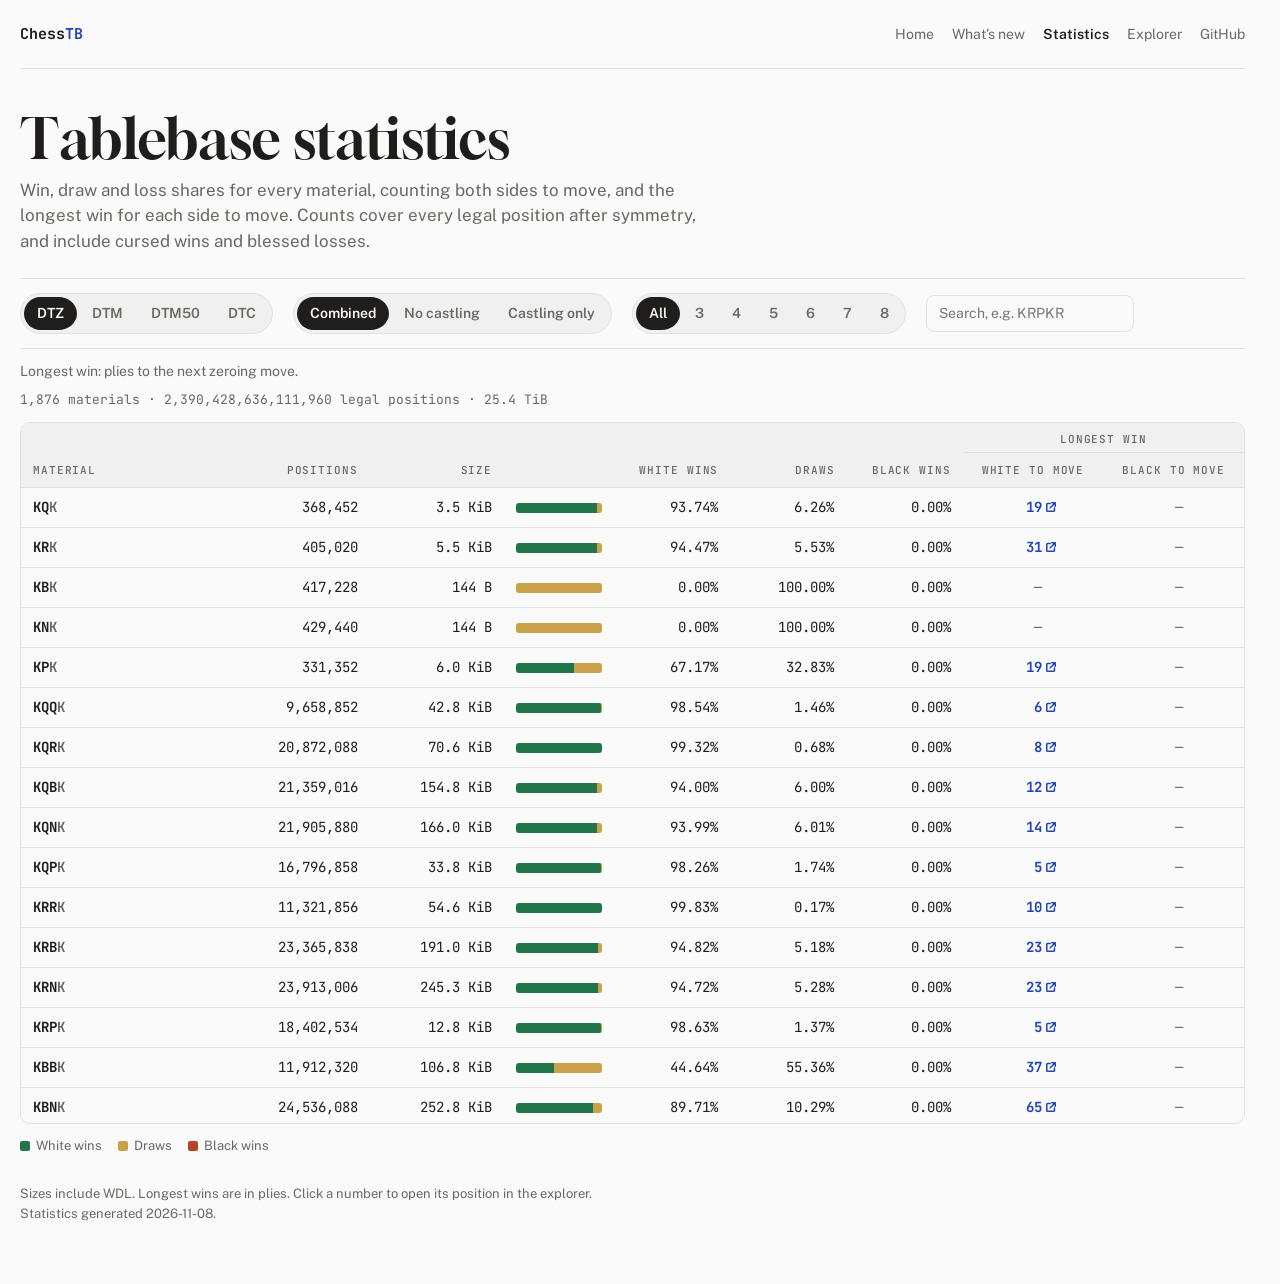
<file: docs/stats.html>
<!doctype html>
<html lang="en">
<head>
<meta charset="utf-8">
<meta name="viewport" content="width=device-width, initial-scale=1, viewport-fit=cover">
<title>ChessTB – Tablebase statistics</title>
<meta name="description" content="Win, draw and loss shares and the longest wins for every ChessTB endgame table, by metric.">
<meta property="og:title" content="ChessTB – Tablebase statistics">
<meta property="og:description" content="Win, draw and loss shares and the longest wins for every ChessTB endgame table, by metric.">
<meta property="og:type" content="website">
<link rel="icon" type="image/svg+xml" href="favicon.svg">
<link rel="apple-touch-icon" href="apple-touch-icon.png">
<link rel="preconnect" href="https://fonts.googleapis.com">
<link rel="preconnect" href="https://fonts.gstatic.com" crossorigin>
<link rel="stylesheet" href="https://fonts.googleapis.com/css2?family=Gloock&family=Public+Sans:ital,wght@0,400;0,500;0,600;0,700;1,400&family=JetBrains+Mono:wght@400;500;700&display=swap">
<link rel="stylesheet" href="common.css">
<style>
/* Layout: a compact header, one control bar, then a single scrolling table with a sticky header row. */
:root { --win: #22744A; --draw: #C9A24A; --loss: #B5452A; }
@media (prefers-color-scheme: dark) {
  :root:not([data-theme="light"]) { --win: #5FBF88; --draw: #D9B25A; --loss: #D9694A; }
}
:root[data-theme="dark"] { --win: #5FBF88; --draw: #D9B25A; --loss: #D9694A; }

body { font-size: 15px; line-height: 1.5; padding-block: 0 48px; }

.head { display: grid; gap: 10px; padding-block: 40px 24px; }
h1 { font-family: var(--display); font-weight: 400; font-size: clamp(36px, 5vw, 56px); line-height: 1.05; margin: 0; }
.lede { color: var(--muted); font-size: 17px; max-width: 68ch; margin: 0; }

.controls { display: flex; flex-wrap: wrap; gap: 12px 20px; align-items: center; padding-block: 14px; border-top: 1px solid var(--rule); border-bottom: 1px solid var(--rule); }
.search { font: inherit; font-size: 14px; padding: 7px 12px; border: 1px solid var(--rule); border-radius: 8px; background: var(--paper); color: var(--ink); width: 13rem; max-width: 100%; }
.metric-note { font-size: 14px; color: var(--muted); padding-block: 12px 4px; margin: 0; }
.summary { font-family: var(--mono); font-size: 13px; color: var(--muted); padding-block: 4px 12px; margin: 0; font-variant-numeric: tabular-nums; }

.table-wrap { overflow: auto; max-height: 78vh; border: 1px solid var(--rule); border-radius: 10px; background: var(--paper); }
table { border-collapse: separate; border-spacing: 0; width: 100%; min-width: 920px; table-layout: fixed; font-size: 14px; }
th, td { padding: 9px 12px; border-bottom: 1px solid var(--rule); text-align: left; vertical-align: middle; white-space: nowrap; }
thead th { white-space: normal; position: sticky; top: 0; z-index: 1; background: var(--panel); font-family: var(--mono); font-size: 11px; font-weight: 500; letter-spacing: .08em; text-transform: uppercase; color: var(--muted); }
thead th button { all: unset; cursor: pointer; display: inline-flex; gap: 4px; align-items: center; }
/* Two sticky header rows: the group label row is a fixed 30px, the column row sticks just below it. */
thead tr.group th { top: 0; height: 30px; padding-block: 7px 4px; }
thead tr:not(.group) th { top: 30px; }
thead th.blank { border-bottom-color: transparent; }
thead th.grp { text-align: center; }
thead th button:focus-visible { outline: 2px solid var(--accent); outline-offset: 2px; border-radius: 3px; }
thead th[aria-sort="ascending"] button::after { content: "▲"; font-size: 9px; }
thead th[aria-sort="descending"] button::after { content: "▼"; font-size: 9px; }
th.num, td.num { text-align: right; font-family: var(--mono); font-variant-numeric: tabular-nums; }
td.mat { font-family: var(--mono); font-weight: 700; }
/* Black's side of the material name, from its king on, is muted so the split reads at a glance. */
td.mat .blk { color: var(--muted); }
tbody tr:hover td { background: var(--accent-soft); }
.bar { display: flex; width: 100%; max-width: 120px; height: 10px; border-radius: 3px; overflow: hidden; background: var(--rule); }
.bar i { display: block; height: 100%; }
.bar .w { background: var(--win); }
.bar .d { background: var(--draw); }
.bar .l { background: var(--loss); }
td.long a { font-weight: 700; text-decoration: none; }
td.long a::after { content: ""; display: inline-block; vertical-align: baseline; margin-left: 4px; width: 10px; height: 10px; background: currentColor; -webkit-mask: var(--ext-icon) center / contain no-repeat; mask: var(--ext-icon) center / contain no-repeat; }
td.long a:hover { text-decoration: underline; }
th.ctr, td.long { text-align: center; }
/* Numbers right-align inside a 4-digit box that stays centred, so digits line up under the centred header. */
td.long a, td.long .none { display: inline-block; min-width: calc(4ch + 14px); text-align: right; }
td.long .none { padding-right: 14px; }
.none { color: var(--muted); }
.legend { display: flex; gap: 16px; flex-wrap: wrap; font-size: 13px; color: var(--muted); padding-block: 12px 0; }
.legend span { display: inline-flex; align-items: center; gap: 6px; }
.legend i { width: 10px; height: 10px; border-radius: 2px; display: inline-block; }
.foot #generated { display: block; }
.foot { font-size: 13px; color: var(--muted); padding-block: 16px 0; margin-block: 1em; max-width: 80ch; }

@media (max-width: 640px) {
  body { padding-inline: 16px; }
  .search { width: 100%; }
}
</style>
</head>
<body>
<div class="wrap">
  <header class="top">
    <a class="brand" href="./">Chess<span>TB</span></a>
    <nav aria-label="Site">
      <a href="./">Home</a>
      <a href="whatsnew.html">What's new</a>
      <a href="stats.html" aria-current="page">Statistics</a>
      <a href="https://chesstb-explorer.hf.space/">Explorer</a>
      <a href="https://github.com/noobpwnftw/chesstb">GitHub</a>
    </nav>
  </header>

  <section class="head" aria-labelledby="title">
    <h1 id="title">Tablebase statistics</h1>
    <p class="lede">Win, draw and loss shares for every material, counting both sides to move, and the longest win for each side to move. Counts cover every legal position after symmetry, and include cursed wins and blessed losses.</p>
  </section>

  <div class="controls" role="group" aria-label="Table filters">
    <div class="seg" id="metric" role="group" aria-label="Metric">
      <button type="button" data-metric="dtz">DTZ</button>
      <button type="button" data-metric="dtm">DTM</button>
      <button type="button" data-metric="dtm50">DTM50</button>
      <button type="button" data-metric="dtc">DTC</button>
    </div>
    <div class="seg" id="castling" role="group" aria-label="Castling rights">
      <button type="button" data-castling="2">Combined</button>
      <button type="button" data-castling="0">No castling</button>
      <button type="button" data-castling="1">Castling only</button>
    </div>
    <div class="seg" id="pieces" role="group" aria-label="Number of pieces">
      <button type="button" data-n="0">All</button>
      <button type="button" data-n="3">3</button>
      <button type="button" data-n="4">4</button>
      <button type="button" data-n="5">5</button>
      <button type="button" data-n="6">6</button>
      <button type="button" data-n="7">7</button>
      <button type="button" data-n="8">8</button>
    </div>
    <input class="search" id="q" type="search" placeholder="Search, e.g. KRPKR" aria-label="Search materials" autocomplete="off" spellcheck="false">
  </div>

  <p class="metric-note" id="note"></p>
  <p class="summary" id="summary">Loading statistics…</p>

  <div class="table-wrap">
    <table>
      <colgroup>
        <col style="width: 10%"><col style="width: 18.5%"><col style="width: 11%">
        <col style="width: 9%"><col style="width: 9.5%"><col style="width: 9.5%"><col style="width: 9.5%">
        <col style="width: 11.5%"><col style="width: 11.5%">
      </colgroup>
      <thead>
        <tr class="group">
          <th colspan="7" class="blank"></th>
          <th colspan="2" class="grp" scope="colgroup">Longest win</th>
        </tr>
        <tr>
          <th data-key="mat" aria-sort="none"><button type="button">Material</button></th>
          <th class="num" data-key="pos" aria-sort="none"><button type="button">Positions</button></th>
          <th class="num" data-key="size" aria-sort="none"><button type="button">Size</button></th>
          <th aria-hidden="true"></th>
          <th class="num" data-key="w" aria-sort="none"><button type="button">White wins</button></th>
          <th class="num" data-key="d" aria-sort="none"><button type="button">Draws</button></th>
          <th class="num" data-key="b" aria-sort="none"><button type="button">Black wins</button></th>
          <th class="num ctr" data-key="lw" aria-sort="none"><button type="button">White to move</button></th>
          <th class="num ctr" data-key="lb" aria-sort="none"><button type="button">Black to move</button></th>
        </tr>
      </thead>
      <tbody id="rows"></tbody>
    </table>
  </div>
  <div class="legend" aria-hidden="true">
    <span><i style="background: var(--win)"></i>White wins</span>
    <span><i style="background: var(--draw)"></i>Draws</span>
    <span><i style="background: var(--loss)"></i>Black wins</span>
  </div>
  <p class="foot">Sizes include WDL. Longest wins are in plies. Click a number to open its position in the explorer.<span id="generated"></span></p>
</div>

<script>
(function () {
  var EXPLORER = "https://chesstb-explorer.hf.space/";
  var NOTES = {
    dtz: "Longest win: plies to the next zeroing move.",
    dtm: "Longest win: plies to mate, ignoring the 50-move rule.",
    dtm50: "Longest win: plies to mate within the 50-move rule, from a fresh clock.",
    dtc: "Longest win: plies to the next zeroing move within the 50-move rule, from a fresh clock. Endgames with pawns only."
  };
  var state = { metric: "dtz", castling: 2, n: 0, q: "", sort: null, dir: 1 };
  var data = null;

  function readHash() {
    var h = location.hash.replace(/^#/, "").split("-");
    if (NOTES[h[0]]) state.metric = h[0];
    state.castling = h[1] === "castling" ? 1 : h[1] === "nocastling" ? 0 : 2;
  }
  function writeHash() {
    try { history.replaceState(null, "", "#" + state.metric + ["-nocastling", "-castling", ""][state.castling]); } catch (e) {}
  }

  function pct(x, total) {
    if (!total) return "—";
    var v = 100 * x / total;
    if (x > 0 && v < 0.005) return "<0.01%";
    if (x < total && v > 99.995) return ">99.99%";
    return v.toFixed(2) + "%";
  }
  function sizeBytes(row) {
    return row.s[state.metric];
  }
  function formatBytes(bytes) {
    var units = ["B", "KiB", "MiB", "GiB", "TiB", "PiB"], i = 0;
    while (bytes >= 1024 && i < units.length - 1) { bytes /= 1024; i++; }
    return (i ? bytes.toFixed(1) : bytes.toString()) + " " + units[i];
  }
  function fullFen(fen) {
    var f = fen.trim().split(/\s+/), d = ["", "w", "-", "-", "0", "1"];
    while (f.length < 6) f.push(d[f.length]);
    return f.join(" ");
  }
  // Castling tables cover every king and rook arrangement, so a record can be a Chess960
  // position: a right whose king or rook is off its standard square needs the 960 variant.
  function needs960(fen) {
    var f = fen.split(/\s+/), rights = f[2] || "-";
    if (rights === "-") return false;
    if (/[A-Ha-h]/.test(rights)) return true;
    var ranks = f[0].split("/");
    function row(r) {
      var out = [];
      ranks[r].split("").forEach(function (c) {
        if (/\d/.test(c)) for (var i = 0; i < +c; i++) out.push(""); else out.push(c);
      });
      return out;
    }
    var r1 = row(7), r8 = row(0);
    var need = { K: [r1, "K", "R", 7], Q: [r1, "K", "R", 0], k: [r8, "k", "r", 7], q: [r8, "k", "r", 0] };
    return rights.split("").some(function (c) {
      var n = need[c];
      return !n || n[0][4] !== n[1] || n[0][n[3]] !== n[2];
    });
  }
  function explorerLink(fen) {
    var full = fullFen(fen);
    return EXPLORER + "#fen=" + encodeURIComponent(full) + (needs960(full) ? "&variant=chess960" : "");
  }
  function esc(s) { return s.replace(/[&<>"]/g, function (c) { return { "&": "&amp;", "<": "&lt;", ">": "&gt;", '"': "&quot;" }[c]; }); }
  // White's pieces, then Black's from the second king on.
  function matHtml(m) { var i = m.indexOf("K", 1); return i < 0 ? esc(m) : esc(m.slice(0, i)) + '<span class="blk">' + esc(m.slice(i)) + "</span>"; }

  function derive(row) {
    var c = row.c, tot = c[3] + c[7];
    // White's point of view: White wins with White to move, or when Black to move loses.
    return { w: c[0] + c[6], d: c[1] + c[5], b: c[2] + c[4], tot: tot };
  }

  function currentRows() {
    var set = data.sets[state.castling];
    var q = state.q.trim().toLowerCase();
    var rows = set.rows.filter(function (r) {
      if (!r.l[state.metric]) return false;
      if (state.n && r.n !== state.n) return false;
      if (q && r.m.toLowerCase().indexOf(q) < 0) return false;
      return true;
    });
    if (state.sort) {
      var k = state.sort, dir = state.dir;
      var val = function (r) {
        var s = derive(r);
        switch (k) {
          case "mat": return r.m;
          case "pos": return s.tot;
          case "size": return sizeBytes(r);
          case "w": return s.tot ? s.w / s.tot : 0;
          case "d": return s.tot ? s.d / s.tot : 0;
          case "b": return s.tot ? s.b / s.tot : 0;
          case "lw": return r.l[state.metric][0][0];
          case "lb": return r.l[state.metric][1][0];
        }
      };
      rows = rows.map(function (r, i) { return [val(r), i, r]; }).sort(function (a, b) {
        if (a[0] < b[0]) return -dir;
        if (a[0] > b[0]) return dir;
        return a[1] - b[1];
      }).map(function (x) { return x[2]; });
    }
    return rows;
  }

  function longestCell(entry) {
    if (!entry || !entry[0] || !entry[1]) return '<td class="num long"><span class="none">—</span></td>';
    var fen = fullFen(entry[1]);
    return '<td class="num long"><a href="' + explorerLink(fen) +
      '" target="_blank" rel="noopener" title="' + esc(fen) + '">' + entry[0] + "</a></td>";
  }

  function render() {
    var rows = currentRows();
    var html = [], total = 0n, bytes = 0;
    rows.forEach(function (r) {
      var s = derive(r), l = r.l[state.metric];
      total += BigInt(s.tot);
      var size = sizeBytes(r);
      bytes += size;
      var bw = s.tot ? 100 * s.w / s.tot : 0, bd = s.tot ? 100 * s.d / s.tot : 0, bb = s.tot ? 100 * s.b / s.tot : 0;
      html.push("<tr><td class=\"mat\">" + matHtml(r.m) + "</td>" +
        "<td class=\"num\">" + s.tot.toLocaleString("en-US") + "</td>" +
        '<td class="num" title="' + (size.toLocaleString("en-US") + " bytes") + '">' + formatBytes(size) + "</td>" +
        '<td><div class="bar" title="' + pct(s.w, s.tot) + " / " + pct(s.d, s.tot) + " / " + pct(s.b, s.tot) + '">' +
          '<i class="w" style="width:' + bw + '%"></i><i class="d" style="width:' + bd + '%"></i><i class="l" style="width:' + bb + '%"></i></div></td>' +
        '<td class="num">' + pct(s.w, s.tot) + "</td>" +
        '<td class="num">' + pct(s.d, s.tot) + "</td>" +
        '<td class="num">' + pct(s.b, s.tot) + "</td>" +
        longestCell(l[0]) + longestCell(l[1]) + "</tr>");
    });
    document.getElementById("rows").innerHTML = html.join("") ||
      '<tr><td colspan="9" class="none">No materials match these filters.</td></tr>';
    // Each part stays on one line; the summary only breaks between parts.
    document.getElementById("summary").innerHTML = [
      rows.length.toLocaleString("en-US") + " materials",
      total.toLocaleString("en-US") + " legal positions",
      formatBytes(bytes)
    ].map(function (t) { return '<span class="nw">' + t + "</span>"; }).join(" · ");
    document.getElementById("note").textContent = NOTES[state.metric];
    syncControls();
  }

  function syncControls() {
    var set = data.sets[state.castling];
    document.querySelectorAll("#metric button").forEach(function (b) {
      b.setAttribute("aria-pressed", b.dataset.metric === state.metric ? "true" : "false");
      b.disabled = set.metrics.indexOf(b.dataset.metric) < 0;
    });
    document.querySelectorAll("#castling button").forEach(function (b) {
      b.setAttribute("aria-pressed", +b.dataset.castling === state.castling ? "true" : "false");
    });
    var present = {};
    set.rows.forEach(function (r) { if (r.l[state.metric]) present[r.n] = true; });
    document.querySelectorAll("#pieces button").forEach(function (b) {
      var n = +b.dataset.n;
      b.setAttribute("aria-pressed", n === state.n ? "true" : "false");
      b.disabled = n !== 0 && !present[n];
    });
    document.querySelectorAll("thead th[data-key]").forEach(function (th) {
      th.setAttribute("aria-sort", th.dataset.key === state.sort ? (state.dir > 0 ? "ascending" : "descending") : "none");
    });
  }

  function bind() {
    document.querySelectorAll("#metric button").forEach(function (b) {
      b.addEventListener("click", function () { state.metric = b.dataset.metric; fixPieces(); writeHash(); render(); });
    });
    document.querySelectorAll("#castling button").forEach(function (b) {
      b.addEventListener("click", function () { state.castling = +b.dataset.castling; fixPieces(); writeHash(); render(); });
    });
    document.querySelectorAll("#pieces button").forEach(function (b) {
      b.addEventListener("click", function () { state.n = +b.dataset.n; render(); });
    });
    document.getElementById("q").addEventListener("input", function (e) { state.q = e.target.value; render(); });
    document.querySelectorAll("thead th[data-key] button").forEach(function (b) {
      b.addEventListener("click", function () {
        // Clicks cycle: the column's natural order (A to Z for material, largest first for numbers), reversed, then unsorted.
        var k = b.parentNode.dataset.key, first = k === "mat" ? 1 : -1;
        if (state.sort !== k) { state.sort = k; state.dir = first; }
        else if (state.dir === first) state.dir = -first;
        else { state.sort = null; state.dir = 1; }
        render();
      });
    });
    window.addEventListener("hashchange", function () { readHash(); fixPieces(); render(); });
  }

  // Drop a piece-count filter that the chosen metric and table set do not cover.
  function fixPieces() {
    var set = data.sets[state.castling];
    if (set.metrics.indexOf(state.metric) < 0) state.metric = set.metrics[0];
    if (state.n && !set.rows.some(function (r) { return r.n === state.n && r.l[state.metric]; })) state.n = 0;
  }

  // Combined view: fold each castling table into its right-free material (KrrK -> KRRK).
  // Positions with rights are distinct positions, so counts add; records take the longest.
  function buildCombined(d) {
    var byName = {};
    var rows = d.sets[0].rows.map(function (r) {
      var copy = { m: r.m, n: r.n, c: r.c.slice(), l: {}, s: Object.assign({}, r.s) };
      Object.keys(r.l).forEach(function (k) { copy.l[k] = [r.l[k][0].slice(), r.l[k][1].slice()]; });
      byName[r.m] = copy;
      return copy;
    });
    d.sets[1].rows.forEach(function (r) {
      var t = byName[r.m.replace(/r/g, "R")];
      if (!t) return;
      for (var i = 0; i < 8; i++) t.c[i] += r.c[i];
      Object.keys(r.l).forEach(function (k) {
        if (!t.l[k]) return;
        t.s[k] += r.s[k];
        for (var s = 0; s < 2; s++) if (r.l[k][s][0] > t.l[k][s][0]) t.l[k][s] = r.l[k][s].slice();
      });
    });
    return { castling: 2, metrics: d.sets[0].metrics, rows: rows };
  }

  readHash();
  fetch("stats.json").then(function (r) {
    if (!r.ok) throw new Error(r.status);
    return r.json();
  }).then(function (d) {
    data = d;
    d.sets[2] = buildCombined(d);
    var gen = document.getElementById("generated");
    gen.textContent = "Statistics generated ";
    var t = document.createElement("time");
    t.dateTime = d.generated;
    t.textContent = d.generated + ".";
    gen.appendChild(t);
    bind(); fixPieces(); render();
  }).catch(function () {
    document.getElementById("summary").textContent = "Could not load stats.json. Reload the page to try again.";
  });
})();
</script>
</body>
</html>
</file>
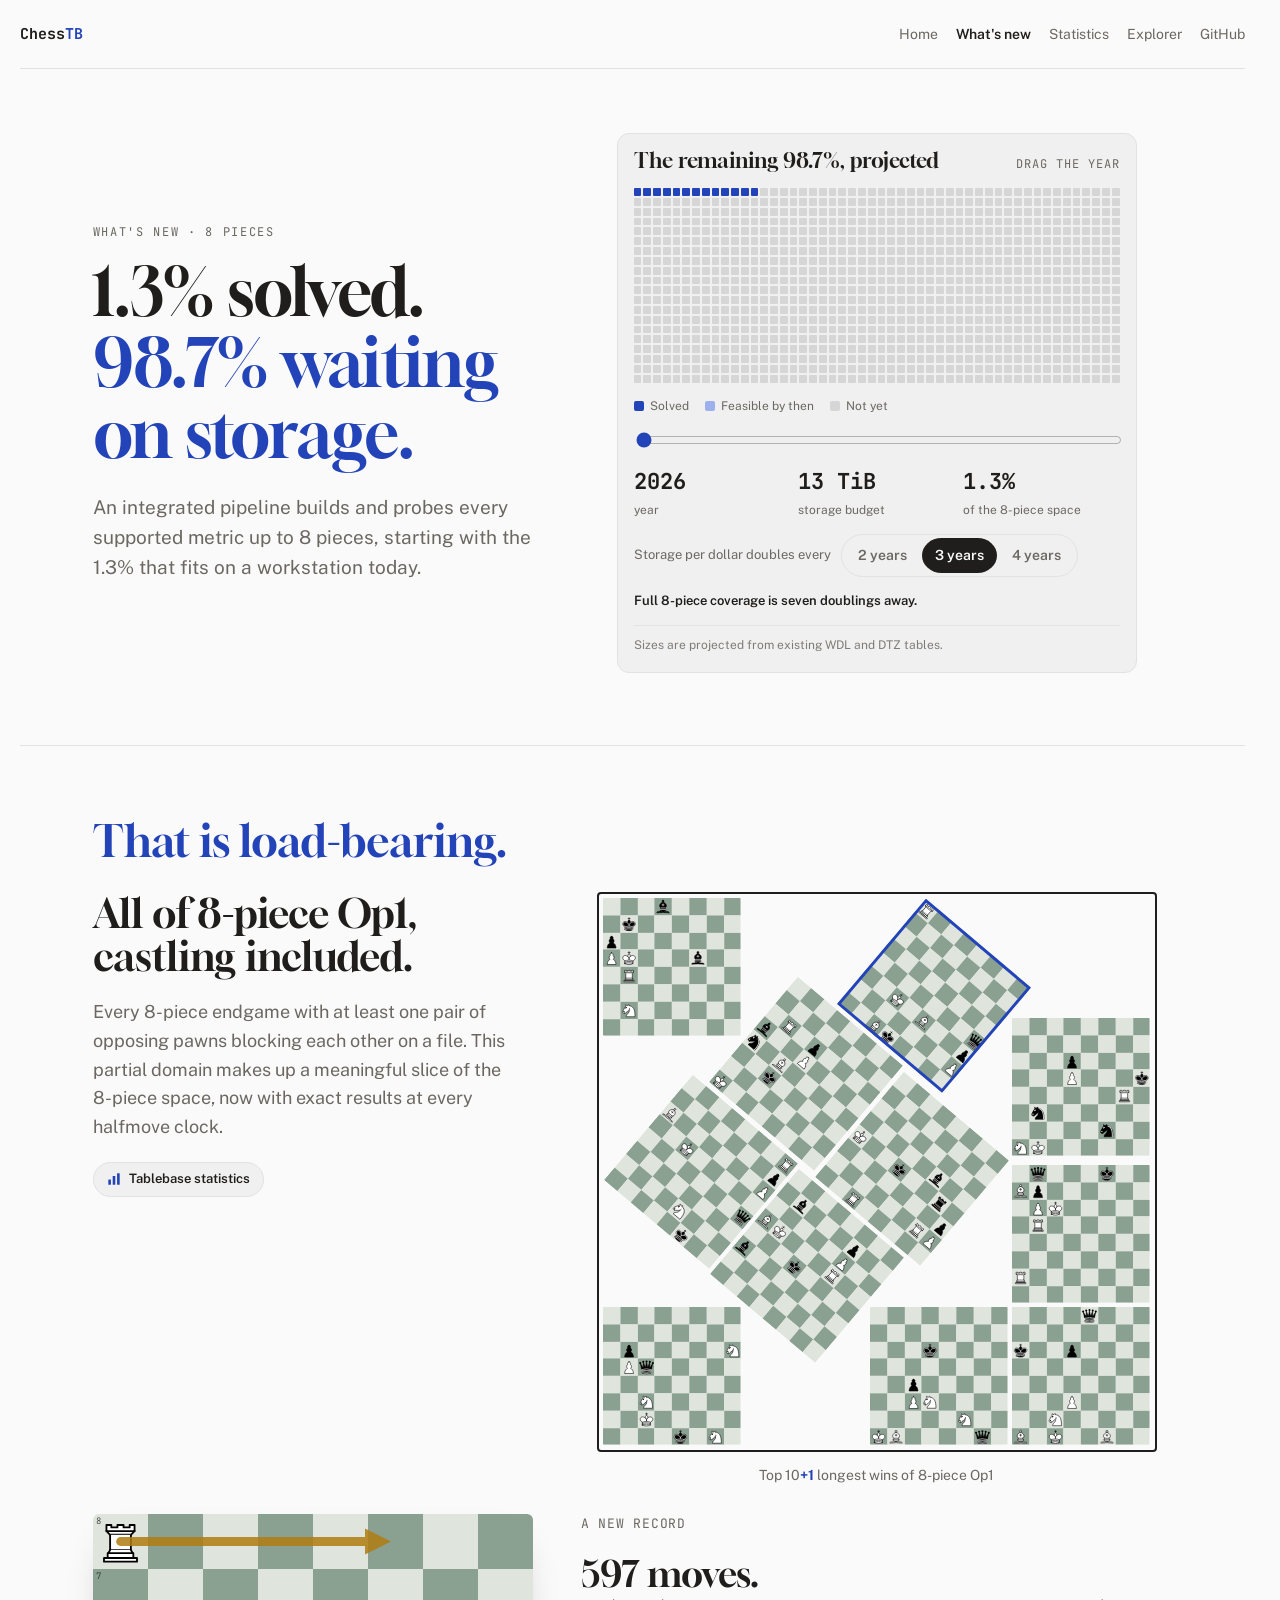
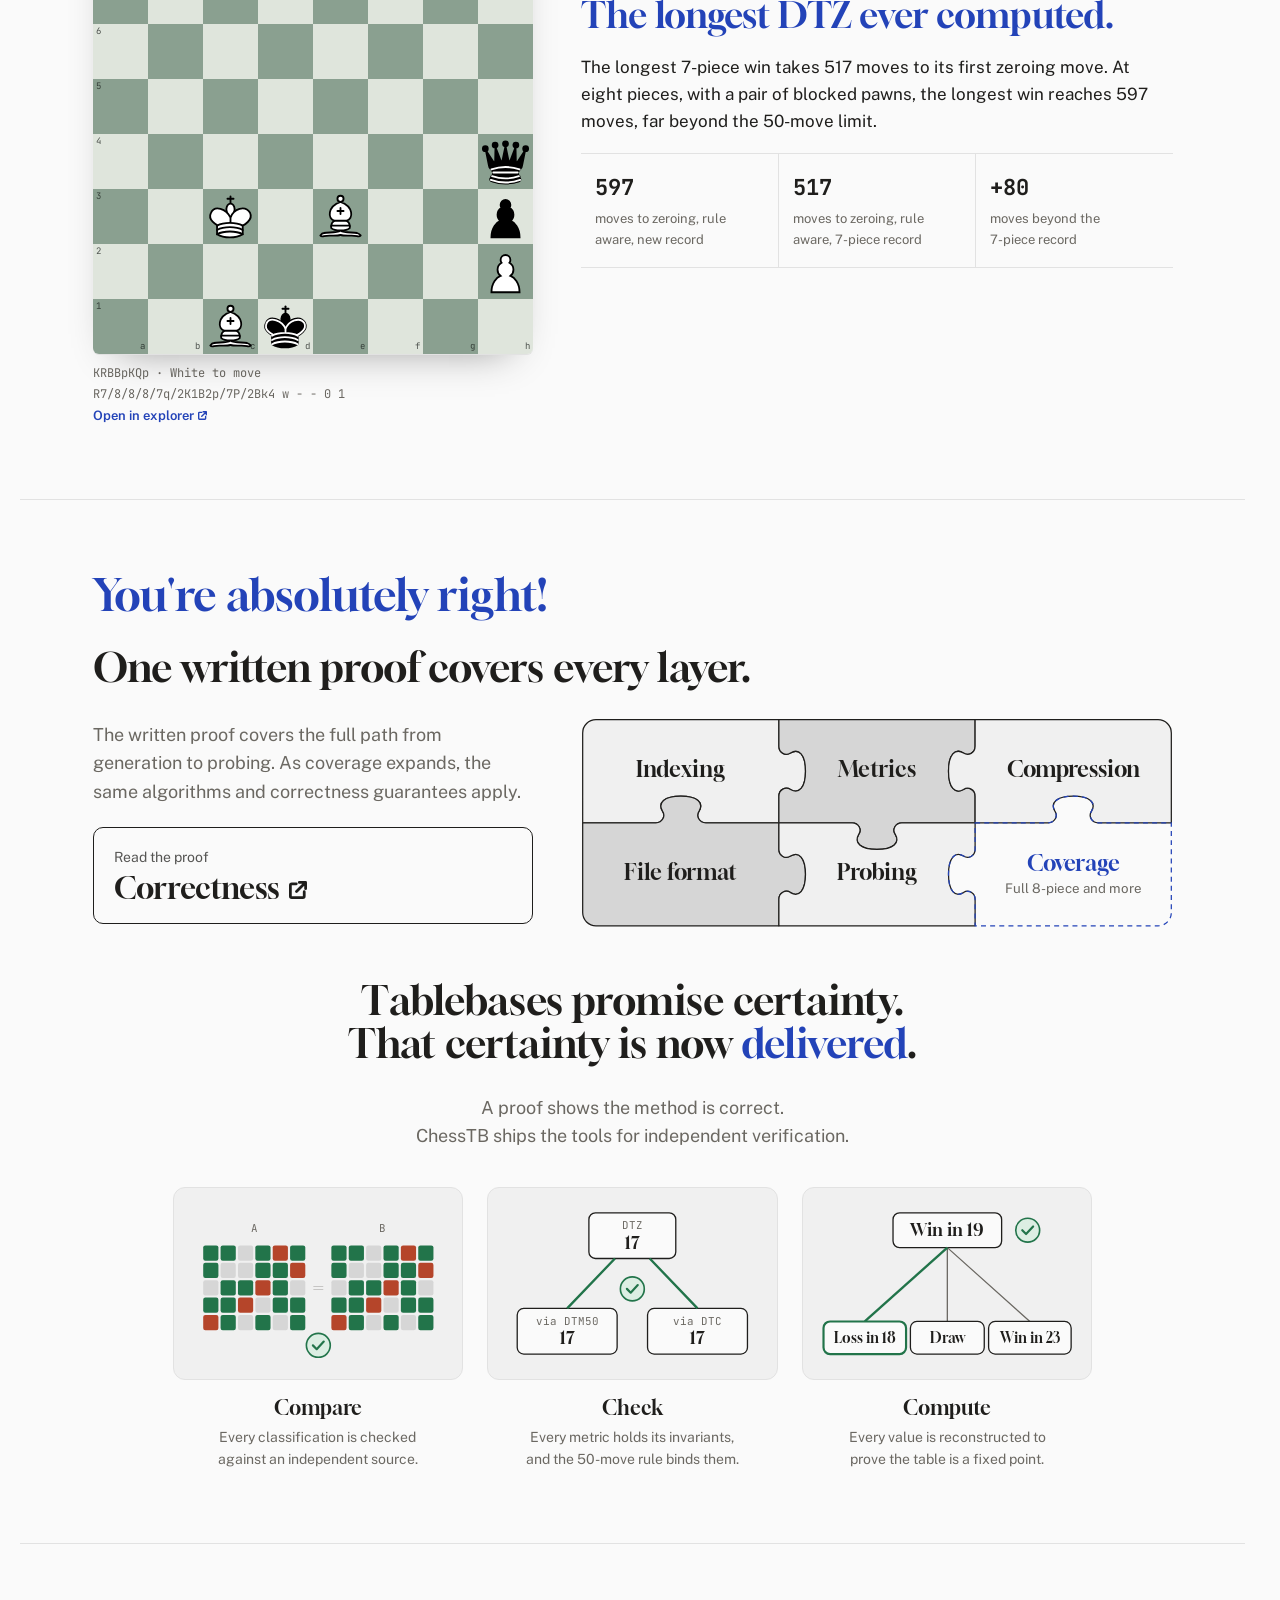
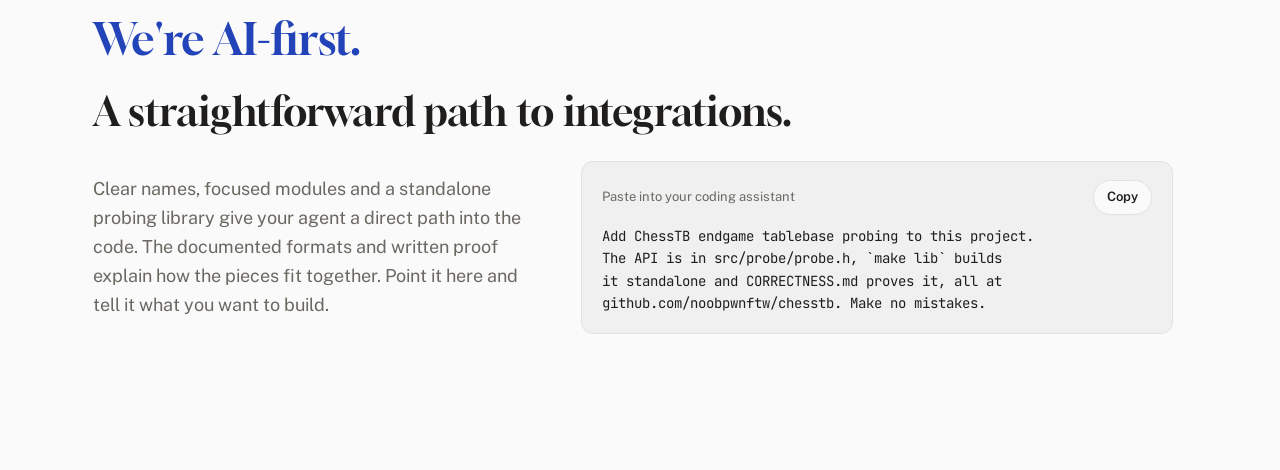
<file: docs/whatsnew.html>
<!doctype html>
<html lang="en">
<head>
<meta charset="utf-8">
<meta name="viewport" content="width=device-width, initial-scale=1, viewport-fit=cover">
<title>ChessTB – What's new</title>
<meta name="description" content="All of 8-piece Op1, castling included, with exact results at every halfmove clock. A 597-move record, a written proof and the tools for independent verification.">
<meta property="og:title" content="ChessTB – What's new">
<meta property="og:description" content="All of 8-piece Op1, castling included, with exact results at every halfmove clock. A 597-move record, a written proof and the tools for independent verification.">
<meta property="og:type" content="website">
<link rel="icon" type="image/svg+xml" href="favicon.svg">
<link rel="apple-touch-icon" href="apple-touch-icon.png">
<link rel="preconnect" href="https://fonts.googleapis.com">
<link rel="preconnect" href="https://fonts.gstatic.com" crossorigin>
<link rel="stylesheet" href="https://fonts.googleapis.com/css2?family=Gloock&family=Public+Sans:ital,wght@0,400;0,500;0,600;0,700;1,400&family=JetBrains+Mono:wght@400;500;700&display=swap">
<link rel="stylesheet" href="common.css">
<style>
:root {
  --win: #22744A; --win-soft: #DCEEE3; --loss: #B5452A;
}
@media (prefers-color-scheme: dark) {
  :root:not([data-theme="light"]) {
    --win: #6FCF97; --win-soft: #163324; --loss: #C4542F;
  }
}
:root[data-theme="dark"] {
  --win: #6FCF97; --win-soft: #163324; --loss: #C4542F;
}
/* What's new: hero with the storage projection, then Op1, the proof and verification, and integrations.
   Shared tokens, base, top bar, boards and controls come from common.css; boards are drawn by board.js. */

body { font-size: 17px; line-height: 1.6; padding-block: 0 64px; }
.pair { display: grid; grid-template-columns: minmax(0, 440px) minmax(0, 1fr); gap: 48px; align-items: start; }
.pair + .pair { margin-top: 72px; }
.story { display: grid; gap: 18px; max-width: 62ch; min-width: 0; }
.story h3 { font-size: 30px; }
.story .mat { font-family: var(--mono); font-size: 13px; color: var(--muted); letter-spacing: .06em; }
.big { font-family: var(--display); font-size: clamp(26px, 3.4vw, 36px); line-height: 1.15; }
.big em { font-style: normal; color: var(--accent); }
.clock { display: grid; gap: 10px; padding: 18px; border: 1px solid var(--rule); border-radius: 10px; background: var(--panel); }
input[type=range] { width: 100%; accent-color: var(--accent); }
.btn { font: inherit; font-size: 15px; font-weight: 600; padding: 10px 16px; border-radius: 8px; border: 1px solid var(--ink); background: var(--ink); color: var(--paper); cursor: pointer; }
.btn[aria-pressed="true"] { background: var(--accent); border-color: var(--accent); color: #fff; }
.moves { display: grid; gap: 14px; }
/* option cards for DTC */
.line { font-family: var(--mono); font-size: 14px; color: var(--muted); padding: 12px 14px; border-left: 3px solid var(--accent); background: var(--panel); border-radius: 0 8px 8px 0; overflow-wrap: anywhere; }
/* toggle */
.stat-strip { display: grid; grid-template-columns: repeat(3, minmax(0, 1fr)); border-top: 1px solid var(--rule); border-bottom: 1px solid var(--rule); }
.stat-strip > div { padding: 16px 14px; display: grid; gap: 4px; }
.stat-strip > div + div { border-left: 1px solid var(--rule); }
.stat-strip .v { font-family: var(--mono); font-size: 22px; font-weight: 700; }
.stat-strip .k { font-size: 13px; color: var(--muted); text-wrap: balance; }
/* coverage */
table { border-collapse: collapse; width: 100%; min-width: 560px; font-size: 15px; }
th, td { text-align: left; padding: 12px 14px; border-bottom: 1px solid var(--rule); vertical-align: top; }
th { font-family: var(--mono); font-size: 12px; letter-spacing: .1em; text-transform: uppercase; color: var(--muted); font-weight: 500; }
td.n { font-family: var(--mono); font-weight: 700; white-space: nowrap; }
/* close */
.link-card { display: grid; gap: 4px; min-width: 220px; flex: 1 1 220px; padding: 18px 20px; border: 1px solid var(--ink); border-radius: 10px; text-decoration: none; color: var(--ink); }
.link-card:hover { background: var(--ink); color: var(--paper); }
.link-card .k { font-size: 14px; opacity: .75; }
.link-card .v { font-family: var(--display); font-size: 30px; line-height: 1.1; }
.link-card .v::after { content: ""; display: inline-block; vertical-align: baseline; margin-left: 10px; width: 18px; height: 18px; background: currentColor; -webkit-mask: var(--ext-icon) center / contain no-repeat; mask: var(--ext-icon) center / contain no-repeat; }
/* The record pair stacks with the page's other two-column grids; the story then centres under the board. */
@media (max-width: 1024px) {
  .pair { grid-template-columns: minmax(0, 1fr); gap: 32px; }
  .pair .story { justify-self: center; width: 100%; }
}
@media (max-width: 480px) {
  body { font-size: 16px; padding-inline: 16px; }
  .stat-strip { grid-template-columns: minmax(0, 1fr); }
  .stat-strip > div + div { border-left: 0; border-top: 1px solid var(--rule); }
}
/* What's new: the 8-piece space as a 1,000-cell field; the year slider lights it as storage grows. */
:root { --lit: #9DB0EE; --lit-edge: #7F95DD; --cell: #D6D6D6; }
@media (prefers-color-scheme: dark) { :root:not([data-theme="light"]) { --lit: #34477F; --lit-edge: #4A5FA0; --cell: #383838; } }
:root[data-theme="dark"] { --lit: #34477F; --lit-edge: #4A5FA0; --cell: #383838; }
.wn-hero { display: grid; grid-template-columns: minmax(0, 440px) minmax(0, 1fr); gap: 48px; align-items: center; padding-block: 64px 72px; }
/* Side by side, the title keeps its full size and the card absorbs narrower windows. */
.wn-hero h1 { font-size: 66px; letter-spacing: -.01em; }
.wn-hero h1 em { font-style: normal; color: var(--accent); }
.wn-hero h1 .l { display: block; }
.wn-hero .lede { font-size: 19px; color: var(--muted); max-width: 40ch; margin-top: 22px; }
.field-card { display: grid; gap: 14px; width: 100%; max-width: 520px; justify-self: center; padding: 16px; border: 1px solid var(--rule); border-radius: 12px; background: var(--panel); min-width: 0; }
.proj-head { display: flex; justify-content: space-between; align-items: baseline; gap: 12px; flex-wrap: wrap; }
.proj-head h2 { font-family: var(--display); font-size: 21px; }
.proj-head span { font-size: 12px; color: var(--muted); font-family: var(--mono); letter-spacing: .08em; text-transform: uppercase; }
.field { display: grid; grid-template-columns: repeat(50, minmax(0, 1fr)); gap: 2px; aspect-ratio: 50 / 20; width: 100%; }
.field i { display: block; border-radius: 1px; background: var(--cell); transition: background-color .12s linear; }
@media (prefers-reduced-motion: reduce) {
  .field i { transition: none; }
}
.field i.op1 { background: var(--accent); }
.field i.lit { background: var(--lit); }
.readout { display: grid; grid-template-columns: repeat(3, minmax(0, 1fr)); gap: 8px; }
.readout div { display: grid; gap: 2px; align-content: start; }
.readout .v { font-family: var(--mono); font-size: 22px; font-weight: 700; font-variant-numeric: tabular-nums; }
.readout .k { font-size: 12px; color: var(--muted); text-wrap: balance; }
.legend-row { display: flex; flex-wrap: wrap; gap: 6px 16px; font-size: 12px; color: var(--muted); }
.legend-row span { display: inline-flex; align-items: center; gap: 6px; }
.legend-row b { width: 10px; height: 10px; border-radius: 2px; display: inline-block; }
/* Tighter year buttons so the card's rows stay on one line at its narrowest (about 466px). */
.assume { display: flex; align-items: center; gap: 10px; flex-wrap: wrap; font-size: 13px; color: var(--muted); }
.field-note { font-size: 13px; color: var(--muted); }
.field-foot { font-size: 12px; color: var(--muted); opacity: .85; border-top: 1px solid var(--rule); padding-top: 10px; }
.field-note strong { color: var(--ink); font-weight: 600; }
.kicker { font-family: var(--display); font-size: clamp(30px, 4vw, 44px); color: var(--accent); line-height: 1.05; }
.wn-sec { padding-block: 72px; border-top: 1px solid var(--rule); display: grid; gap: 28px; }
.wn-sec h2 { font-size: clamp(28px, 3.6vw, 40px); max-width: 40ch; }
.wn-sec > p { max-width: 64ch; color: var(--muted); font-size: 18px; }
/* Second block of the proof section: one sentence per line, the payoff word in the accent (the kicker above is already a full accent line). */
.wn-sec h2.cert { margin-top: 24px; }
/* Centred as the section's closing statement. */
.wn-sec .cert { justify-self: center; text-align: center; text-wrap: balance; }
/* Verification diagrams: what the shipped tools check, drawn on theme colours. */
.verify { display: grid; grid-template-columns: repeat(3, minmax(0, 1fr)); gap: 24px; width: 100%; max-width: 920px; justify-self: center; margin-top: 8px; }
.verify figure { margin: 0; display: grid; gap: 12px; align-content: start; text-align: center; }
.verify svg { display: block; width: 100%; height: auto; box-sizing: border-box; padding: 14px; border: 1px solid var(--rule); border-radius: 12px; background: var(--panel); }
.verify figcaption { font-size: 14px; color: var(--muted); text-wrap: balance; }
.verify figcaption b { display: block; margin-bottom: 2px; font-family: var(--display); font-size: 20px; font-weight: 400; color: var(--ink); }
.vd-box { fill: var(--paper); stroke: var(--ink); stroke-width: 1.2; }
.vd-boxbest { stroke: var(--win); stroke-width: 2; }
.vd-lab { font-family: var(--mono); font-size: 10px; fill: var(--muted); }
.vd-val { font-family: var(--display); font-size: 16px; fill: var(--ink); }
.vd-val.vd-sm { font-size: 13px; }
.vd-eq { font-family: var(--display); font-size: 28px; fill: var(--muted); }
.vd-line { stroke: var(--muted); stroke-width: 1.2; fill: none; }
.vd-line.vd-best, .vd-agree { stroke: var(--win); stroke-width: 2.2; fill: none; }
.vd-ok circle { fill: var(--win-soft); stroke: var(--win); stroke-width: 1.5; }
.vd-ok path { stroke: var(--win); stroke-width: 2; fill: none; stroke-linecap: round; stroke-linejoin: round; }
.vd-w { fill: var(--win); }
.vd-d { fill: var(--cell); }
.vd-l { fill: var(--loss); }
@media (max-width: 860px) {
  .verify { grid-template-columns: minmax(0, 1fr); max-width: 360px; }
}
.wn-sec h2.cert span, .wn-sec p.cert span { display: block; }
.wn-sec h2 em { font-style: normal; color: var(--accent); }
.wn-sec, .wn-hero { padding-inline: max(0px, calc((100% - 1080px) / 2)); }
.proof-grid.op1-grid { align-items: start; }
/* The proof link as a large card like the home page's GitHub card, spanning the paragraph's width. */
.lead-row .proof-card { flex: none; align-self: stretch; min-width: 0; max-width: 440px; }
/* Stacked, the proof card centres on the column, on the same axis as the puzzle and the certainty block below. */
/* The proof section stacks as soon as the jigsaw would shrink below its full 592px (content under 1080px, scrollbar included). */
@media (max-width: 1150px) {
  #proof .proof-grid { grid-template-columns: minmax(0, 1fr); }
  #proof .lead-row { width: auto; }
  #proof .lead-row .proof-card { align-self: center; width: 100%; }
}
/* Text columns shrink to their paragraph, so a right-aligned button sits at the paragraph's edge when stacked. */
.lead-row { width: fit-content; max-width: 100%; }
.op1-grid h2 { font-size: clamp(28px, 3.6vw, 40px); }
.pack-fig { margin: 0; display: grid; gap: 12px; justify-items: center; width: 100%; max-width: 560px; justify-self: center; }
.pack { position: relative; width: calc(100% - 4px); max-width: 556px; aspect-ratio: 1; box-sizing: content-box; border: 2px solid var(--ink); border-radius: 4px; }
.pack-in { position: absolute; inset: 0.387%; }
.pack .mini { position: absolute; width: 25.792%; aspect-ratio: 1; transform: translate(-50%, -50%) rotate(var(--a)) scale(.97); cursor: pointer; }
.pack .mini .board { box-shadow: 0 0 0 1px var(--paper); border-radius: 1px; }
.pack .mini .coord { display: none; }
.pack .mini.rec::after { content: ""; position: absolute; inset: 0; border: 3px solid var(--accent); border-radius: 1px; z-index: 3; pointer-events: none; }
.pack .mini:hover, .pack .mini:focus-visible, .pack .mini.sel { z-index: 2; }
.pack .mini:hover .board, .pack .mini:focus-visible .board, .pack .mini.sel .board { outline: 2px solid var(--ink); outline-offset: 1px; }
.pack .mini:focus-visible { outline: none; }
.pack-read { font-size: 14px; color: var(--muted); text-align: center; min-height: 1.6em; max-width: 64ch; }
.pack-read b { color: var(--ink); font-family: var(--mono); }
.pack-read .plus { color: var(--accent); font-weight: 700; }
/* Same columns as the record section above: text under the board's 440px column, puzzle across the story column. */
.proof-grid { display: grid; grid-template-columns: minmax(0, 440px) minmax(0, 1fr); gap: 32px 48px; align-items: center; }
.lead-row { display: flex; flex-direction: column; align-items: flex-start; gap: 20px; min-width: 0; }
.lead-row p { max-width: 64ch; color: var(--muted); font-size: 18px; margin: 0; }
.puzzle-fig { margin: 0; min-width: 0; width: 100%; max-width: 720px; justify-self: center; }
.puzzle { display: block; width: 100%; height: auto; overflow: visible; }
@media (max-width: 1024px) {
  .proof-grid { grid-template-columns: minmax(0, 1fr); }
  .pack-fig { justify-self: center; }
}
/* Same columns as the sections below (440px text, 48px gap); the card sits on the right edge. */
@media (max-width: 1024px) {
  .wn-hero { grid-template-columns: minmax(0, 1fr); gap: 32px; padding-block: 40px 48px; }
  .wn-hero h1 { font-size: clamp(38px, 5.4vw, 66px); }
  .wn-hero .lede { font-size: 18px; max-width: 64ch; }
  .field-card { justify-self: center; }
}
/* Stacked, the puzzle keeps its widest side-by-side size: the 1080px column less the 440px text column and the 48px gap. */
@media (max-width: 1150px) {
  .puzzle-fig { max-width: calc(1080px - 440px - 48px); }
}
.pz-narrow { display: none; }
.pz-wide .pz-t { font-size: 26px; }
.pz-wide .pz-s { font-size: 16px; }
@media (max-width: 560px) {
  .pz-wide { display: none; }
  .pz-narrow { display: block; max-width: 360px; margin-inline: auto; }
}
.kicker { text-wrap: balance; }
.big.rec span, .big.rec em { display: block; text-wrap: balance; }
.pz path { stroke: var(--ink); stroke-width: 1.5; stroke-linejoin: round; }
.pz.a path { fill: var(--panel); }
.pz.b path { fill: var(--cell); }
.pz-t { font-family: var(--display); font-size: 20px; fill: var(--ink); }
.pz-s { font-family: var(--body); font-size: 13px; fill: var(--muted); }
.pz.next path { fill: none; stroke: var(--accent); stroke-dasharray: 6 5; }
.pz.next .pz-t { fill: var(--accent); }
.wn-sec > p code, .lead-row p code { font-family: var(--mono); font-size: .88em; color: var(--ink); background: var(--panel); border: 1px solid var(--rule); border-radius: 5px; padding: 1px 5px; }
.prompt { display: grid; gap: 10px; min-width: 0; width: 100%; max-width: 720px; justify-self: center; padding: 18px 20px; border: 1px solid var(--rule); border-radius: 12px; background: var(--panel); }
.prompt pre { min-width: 0; margin: 0; white-space: pre-wrap; text-wrap: balance; overflow-wrap: anywhere; font-family: var(--mono); font-size: 14px; line-height: 1.6; color: var(--ink); }
.prompt .row { display: flex; justify-content: space-between; align-items: center; gap: 12px; flex-wrap: wrap; }
.prompt .label { font-size: 13px; color: var(--muted); }
.copy-btn { font: inherit; font-size: 13px; font-weight: 600; padding: 6px 13px; border-radius: 999px; border: 1px solid var(--rule); background: var(--paper); color: var(--ink); cursor: pointer; }
.copy-btn:hover { background: color-mix(in srgb, var(--ink) 6%, var(--panel)); border-color: color-mix(in srgb, var(--ink) 22%, var(--rule)); }
@media (max-width: 860px) {
  .proof-grid { grid-template-columns: minmax(0, 1fr); }
}
@media (max-width: 480px) {
  .readout .v { font-size: 18px; }
}
</style>
</head>
<body>
<div class="wrap">
  <header class="top">
    <a class="brand" href="./">Chess<span>TB</span></a>
    <nav aria-label="Site">
      <a href="./">Home</a>
      <a href="whatsnew.html" aria-current="page">What's new</a>
      <a href="stats.html">Statistics</a>
      <a href="https://chesstb-explorer.hf.space/">Explorer</a>
      <a href="https://github.com/noobpwnftw/chesstb">GitHub</a>
    </nav>
  </header>

  <section class="wn-hero" aria-labelledby="hero-title">
    <div>
      <div class="eyebrow">What's new · 8 pieces</div>
      <h1 id="hero-title" style="margin-top:14px"><span class="l">1.3% solved.</span> <em class="l">98.7% waiting on storage.</em></h1>
      <p class="lede">An integrated pipeline builds and probes every supported metric up to 8 pieces, starting with the 1.3% that fits on a workstation today.</p>
    </div>

    <div class="field-card" aria-labelledby="proj-title">
      <div class="proj-head"><h2 id="proj-title">The remaining 98.7%, projected</h2><span>Drag the year</span></div>
      <div class="field" id="field"></div>
      <div class="legend-row" aria-hidden="true">
        <span><b style="background: var(--accent)"></b>Solved</span>
        <span><b style="background: var(--lit)"></b>Feasible by then</span>
        <span><b style="background: var(--cell)"></b>Not yet</span>
      </div>
      <input type="range" id="year" min="2026" max="2045" value="2026" step="1" aria-label="Year">
      <div class="readout" aria-live="polite">
        <div><span class="v" id="r-year">2026</span><span class="k">year</span></div>
        <div><span class="v" id="r-budget">13 TiB</span><span class="k">storage budget</span></div>
        <div><span class="v" id="r-share">1.3%</span><span class="k">of the <span class="nw">8-piece</span> space</span></div>
      </div>
      <div class="assume" role="group" aria-label="Storage doubling period">
        Storage per dollar doubles every
        <div class="seg">
          <button type="button" data-t="2" aria-pressed="false">2 years</button>
          <button type="button" data-t="3" aria-pressed="true">3 years</button>
          <button type="button" data-t="4" aria-pressed="false">4 years</button>
        </div>
      </div>
      <p class="field-note"><strong>Full <span class="nw">8-piece</span> coverage is seven doublings away.</strong></p>
      <p class="field-foot">Sizes are projected from existing WDL and DTZ tables.</p>
    </div>
  </section>

  <section class="wn-sec" id="op1" aria-labelledby="op1-title">
    <div class="kicker">That is load-bearing.</div>
    <div class="proof-grid op1-grid">
      <div class="lead-row">
        <h2 id="op1-title">All of 8-piece Op1, castling included.</h2>
        <p>Every <span class="nw">8-piece</span> endgame with at least one pair of opposing pawns blocking each other on a file. This partial domain makes up a meaningful slice of the <span class="nw">8-piece</span> space, now with exact results at every halfmove clock.</p>
        <a class="pill-btn" href="stats.html"><svg viewBox="0 0 16 16" aria-hidden="true" fill="currentColor"><rect x="1.5" y="8.5" width="3" height="6" rx=".6"/><rect x="6.5" y="4.5" width="3" height="10" rx=".6"/><rect x="11.5" y="1.5" width="3" height="13" rx=".6"/></svg>Tablebase statistics</a>
      </div>
      <figure class="pack-fig">
        <div class="pack" id="pack"></div>
      <figcaption class="pack-read" id="pack-read">Top 10<span class="plus">+1</span> longest wins of <span class="nw">8-piece</span> Op1</figcaption>
        </figure>
    </div>

    <div class="pair">
      <div class="board-col">
        <div class="board-wrap" id="b-record"></div>
        <div class="board-caption"><span>KRBBpKQp · White to move</span><span class="fen">R7/8/8/8/7q/2K1B2p/7P/2Bk4 w - - 0 1</span><a class="explore" href="https://chesstb-explorer.hf.space/#fen=R7%2F8%2F8%2F8%2F7q%2F2K1B2p%2F7P%2F2Bk4%20w%20-%20-%200%201" target="_blank" rel="noopener">Open in explorer</a></div>
      </div>
      <div class="story">
        <div class="mat">A NEW RECORD</div>
        <p class="big rec"><span>597 moves.</span> <em>The longest DTZ ever computed.</em></p>
        <p>The longest <span class="nw">7-piece</span> win takes 517 moves to its first zeroing move. At eight pieces, with a pair of blocked pawns, the longest win reaches 597 moves, far beyond the 50-move limit.</p>
        <div class="stat-strip">
          <div><span class="v">597</span><span class="k">moves to zeroing, rule aware, new record</span></div>
          <div><span class="v">517</span><span class="k">moves to zeroing, rule aware, <span class="nw">7-piece</span> record</span></div>
          <div><span class="v">+80</span><span class="k">moves beyond the <span class="nw">7-piece</span> record</span></div>
        </div>
      </div>
    </div>
  </section>

  <section class="wn-sec" id="proof" aria-labelledby="proof-title">
    <div class="kicker">You're absolutely right!</div>
    <h2 id="proof-title">One written proof covers every layer.</h2>
    <div class="proof-grid">
    <div class="lead-row">
      <p>The written proof covers the full path from generation to probing. As coverage expands, the same algorithms and correctness guarantees apply.</p>
      <a class="link-card proof-card" href="https://github.com/noobpwnftw/chesstb/blob/master/CORRECTNESS.md" target="_blank" rel="noopener"><span class="k">Read the proof</span><span class="v">Correctness</span></a>
    </div>
    <figure class="puzzle-fig"><svg class="puzzle pz-wide" viewBox="0 0 712 252" aria-hidden="true"><g class="pz a"><path d="M18,2 L238,2 L238.0,34.0 C238.0,42.0 246.0,46.0 252.0,42.0 C262.0,36.0 270.0,44.0 270.0,64.0 C270.0,84.0 262.0,92.0 252.0,86.0 C246.0,82.0 238.0,86.0 238.0,94.0 L238,126 L150.0,126.0 C142.0,126.0 138.0,118.0 142.0,112.0 C148.0,102.0 140.0,94.0 120.0,94.0 C100.0,94.0 92.0,102.0 98.0,112.0 C102.0,118.0 98.0,126.0 90.0,126.0 L2,126 L2,18 A16,16 0 0 1 18,2 Z"/><text class="pz-t" x="120.0" y="71.0" text-anchor="middle">Indexing</text></g><g class="pz b"><path d="M238,2 L474,2 L474.0,34.0 C474.0,42.0 466.0,46.0 460.0,42.0 C450.0,36.0 442.0,44.0 442.0,64.0 C442.0,84.0 450.0,92.0 460.0,86.0 C466.0,82.0 474.0,86.0 474.0,94.0 L474,126 L386.0,126.0 C378.0,126.0 374.0,134.0 378.0,140.0 C384.0,150.0 376.0,158.0 356.0,158.0 C336.0,158.0 328.0,150.0 334.0,140.0 C338.0,134.0 334.0,126.0 326.0,126.0 L238,126 L238.0,94.0 C238.0,86.0 246.0,82.0 252.0,86.0 C262.0,92.0 270.0,84.0 270.0,64.0 C270.0,44.0 262.0,36.0 252.0,42.0 C246.0,46.0 238.0,42.0 238.0,34.0 L238,2 Z"/><text class="pz-t" x="356.0" y="71.0" text-anchor="middle">Metrics</text></g><g class="pz a"><path d="M474,2 L694,2 A16,16 0 0 1 710,18 L710,126 L622.0,126.0 C614.0,126.0 610.0,118.0 614.0,112.0 C620.0,102.0 612.0,94.0 592.0,94.0 C572.0,94.0 564.0,102.0 570.0,112.0 C574.0,118.0 570.0,126.0 562.0,126.0 L474,126 L474.0,94.0 C474.0,86.0 466.0,82.0 460.0,86.0 C450.0,92.0 442.0,84.0 442.0,64.0 C442.0,44.0 450.0,36.0 460.0,42.0 C466.0,46.0 474.0,42.0 474.0,34.0 L474,2 Z"/><text class="pz-t" x="592.0" y="71.0" text-anchor="middle">Compression</text></g><g class="pz b"><path d="M2,126 L90.0,126.0 C98.0,126.0 102.0,118.0 98.0,112.0 C92.0,102.0 100.0,94.0 120.0,94.0 C140.0,94.0 148.0,102.0 142.0,112.0 C138.0,118.0 142.0,126.0 150.0,126.0 L238,126 L238.0,158.0 C238.0,166.0 246.0,170.0 252.0,166.0 C262.0,160.0 270.0,168.0 270.0,188.0 C270.0,208.0 262.0,216.0 252.0,210.0 C246.0,206.0 238.0,210.0 238.0,218.0 L238,250 L18,250 A16,16 0 0 1 2,234 L2,126 Z"/><text class="pz-t" x="120.0" y="195.0" text-anchor="middle">File format</text></g><g class="pz a"><path d="M238,126 L326.0,126.0 C334.0,126.0 338.0,134.0 334.0,140.0 C328.0,150.0 336.0,158.0 356.0,158.0 C376.0,158.0 384.0,150.0 378.0,140.0 C374.0,134.0 378.0,126.0 386.0,126.0 L474,126 L474.0,158.0 C474.0,166.0 466.0,170.0 460.0,166.0 C450.0,160.0 442.0,168.0 442.0,188.0 C442.0,208.0 450.0,216.0 460.0,210.0 C466.0,206.0 474.0,210.0 474.0,218.0 L474,250 L238,250 L238.0,218.0 C238.0,210.0 246.0,206.0 252.0,210.0 C262.0,216.0 270.0,208.0 270.0,188.0 C270.0,168.0 262.0,160.0 252.0,166.0 C246.0,170.0 238.0,166.0 238.0,158.0 L238,126 Z"/><text class="pz-t" x="356.0" y="195.0" text-anchor="middle">Probing</text></g><g class="pz next"><path d="M474,126 L562.0,126.0 C570.0,126.0 574.0,118.0 570.0,112.0 C564.0,102.0 572.0,94.0 592.0,94.0 C612.0,94.0 620.0,102.0 614.0,112.0 C610.0,118.0 614.0,126.0 622.0,126.0 L710,126 L710,234 A16,16 0 0 1 694,250 L474,250 L474.0,218.0 C474.0,210.0 466.0,206.0 460.0,210.0 C450.0,216.0 442.0,208.0 442.0,188.0 C442.0,168.0 450.0,160.0 460.0,166.0 C466.0,170.0 474.0,166.0 474.0,158.0 L474,126 Z"/><text class="pz-t" x="592.0" y="184.0" text-anchor="middle">Coverage</text><text class="pz-s" x="592.0" y="210.0" text-anchor="middle">Full 8-piece and more</text></g></svg><svg class="puzzle pz-narrow" viewBox="0 0 404 334" aria-hidden="true"><g class="pz a"><path d="M18,2 L202,2 L202.0,27.0 C202.0,35.0 210.0,39.0 216.0,35.0 C226.0,29.0 234.0,37.0 234.0,57.0 C234.0,77.0 226.0,85.0 216.0,79.0 C210.0,75.0 202.0,79.0 202.0,87.0 L202,112 L132.0,112.0 C124.0,112.0 120.0,104.0 124.0,98.0 C130.0,88.0 122.0,80.0 102.0,80.0 C82.0,80.0 74.0,88.0 80.0,98.0 C84.0,104.0 80.0,112.0 72.0,112.0 L2,112 L2,18 A16,16 0 0 1 18,2 Z"/><text class="pz-t" x="102.0" y="64.0" text-anchor="middle">Indexing</text></g><g class="pz b"><path d="M202,2 L386,2 A16,16 0 0 1 402,18 L402,112 L332.0,112.0 C324.0,112.0 320.0,120.0 324.0,126.0 C330.0,136.0 322.0,144.0 302.0,144.0 C282.0,144.0 274.0,136.0 280.0,126.0 C284.0,120.0 280.0,112.0 272.0,112.0 L202,112 L202.0,87.0 C202.0,79.0 210.0,75.0 216.0,79.0 C226.0,85.0 234.0,77.0 234.0,57.0 C234.0,37.0 226.0,29.0 216.0,35.0 C210.0,39.0 202.0,35.0 202.0,27.0 L202,2 Z"/><text class="pz-t" x="302.0" y="64.0" text-anchor="middle">Metrics</text></g><g class="pz b"><path d="M2,112 L72.0,112.0 C80.0,112.0 84.0,104.0 80.0,98.0 C74.0,88.0 82.0,80.0 102.0,80.0 C122.0,80.0 130.0,88.0 124.0,98.0 C120.0,104.0 124.0,112.0 132.0,112.0 L202,112 L202.0,137.0 C202.0,145.0 194.0,149.0 188.0,145.0 C178.0,139.0 170.0,147.0 170.0,167.0 C170.0,187.0 178.0,195.0 188.0,189.0 C194.0,185.0 202.0,189.0 202.0,197.0 L202,222 L132.0,222.0 C124.0,222.0 120.0,230.0 124.0,236.0 C130.0,246.0 122.0,254.0 102.0,254.0 C82.0,254.0 74.0,246.0 80.0,236.0 C84.0,230.0 80.0,222.0 72.0,222.0 L2,222 L2,112 Z"/><text class="pz-t" x="102.0" y="174.0" text-anchor="middle">Compression</text></g><g class="pz a"><path d="M202,112 L272.0,112.0 C280.0,112.0 284.0,120.0 280.0,126.0 C274.0,136.0 282.0,144.0 302.0,144.0 C322.0,144.0 330.0,136.0 324.0,126.0 C320.0,120.0 324.0,112.0 332.0,112.0 L402,112 L402,222 L332.0,222.0 C324.0,222.0 320.0,214.0 324.0,208.0 C330.0,198.0 322.0,190.0 302.0,190.0 C282.0,190.0 274.0,198.0 280.0,208.0 C284.0,214.0 280.0,222.0 272.0,222.0 L202,222 L202.0,197.0 C202.0,189.0 194.0,185.0 188.0,189.0 C178.0,195.0 170.0,187.0 170.0,167.0 C170.0,147.0 178.0,139.0 188.0,145.0 C194.0,149.0 202.0,145.0 202.0,137.0 L202,112 Z"/><text class="pz-t" x="302.0" y="174.0" text-anchor="middle">File format</text></g><g class="pz a"><path d="M2,222 L72.0,222.0 C80.0,222.0 84.0,230.0 80.0,236.0 C74.0,246.0 82.0,254.0 102.0,254.0 C122.0,254.0 130.0,246.0 124.0,236.0 C120.0,230.0 124.0,222.0 132.0,222.0 L202,222 L202.0,247.0 C202.0,255.0 194.0,259.0 188.0,255.0 C178.0,249.0 170.0,257.0 170.0,277.0 C170.0,297.0 178.0,305.0 188.0,299.0 C194.0,295.0 202.0,299.0 202.0,307.0 L202,332 L18,332 A16,16 0 0 1 2,316 L2,222 Z"/><text class="pz-t" x="102.0" y="284.0" text-anchor="middle">Probing</text></g><g class="pz next"><path d="M202,222 L272.0,222.0 C280.0,222.0 284.0,214.0 280.0,208.0 C274.0,198.0 282.0,190.0 302.0,190.0 C322.0,190.0 330.0,198.0 324.0,208.0 C320.0,214.0 324.0,222.0 332.0,222.0 L402,222 L402,316 A16,16 0 0 1 386,332 L202,332 L202.0,307.0 C202.0,299.0 194.0,295.0 188.0,299.0 C178.0,305.0 170.0,297.0 170.0,277.0 C170.0,257.0 178.0,249.0 188.0,255.0 C194.0,259.0 202.0,255.0 202.0,247.0 L202,222 Z"/><text class="pz-t" x="302.0" y="273.0" text-anchor="middle">Coverage</text><text class="pz-s" x="302.0" y="299.0" text-anchor="middle">Full 8-piece and more</text></g></svg></figure>
    </div>
    <h2 class="cert"><span>Tablebases promise certainty.</span> <span>That certainty is now <em>delivered</em>.</span></h2>
    <p class="cert"><span>A proof shows the method is correct.</span> <span>ChessTB ships the tools for independent verification.</span></p>
    <div class="verify">
      <figure><svg viewBox="0 0 240 150" aria-hidden="true"><text class="vd-lab" x="61" y="28" text-anchor="middle">A</text><text class="vd-lab" x="179" y="28" text-anchor="middle">B</text><rect class="vd-w" x="14" y="40" width="14" height="14" rx="2"/><rect class="vd-w" x="30" y="40" width="14" height="14" rx="2"/><rect class="vd-d" x="46" y="40" width="14" height="14" rx="2"/><rect class="vd-w" x="62" y="40" width="14" height="14" rx="2"/><rect class="vd-l" x="78" y="40" width="14" height="14" rx="2"/><rect class="vd-w" x="94" y="40" width="14" height="14" rx="2"/><rect class="vd-w" x="14" y="56" width="14" height="14" rx="2"/><rect class="vd-d" x="30" y="56" width="14" height="14" rx="2"/><rect class="vd-d" x="46" y="56" width="14" height="14" rx="2"/><rect class="vd-w" x="62" y="56" width="14" height="14" rx="2"/><rect class="vd-w" x="78" y="56" width="14" height="14" rx="2"/><rect class="vd-l" x="94" y="56" width="14" height="14" rx="2"/><rect class="vd-d" x="14" y="72" width="14" height="14" rx="2"/><rect class="vd-w" x="30" y="72" width="14" height="14" rx="2"/><rect class="vd-w" x="46" y="72" width="14" height="14" rx="2"/><rect class="vd-l" x="62" y="72" width="14" height="14" rx="2"/><rect class="vd-w" x="78" y="72" width="14" height="14" rx="2"/><rect class="vd-d" x="94" y="72" width="14" height="14" rx="2"/><rect class="vd-w" x="14" y="88" width="14" height="14" rx="2"/><rect class="vd-w" x="30" y="88" width="14" height="14" rx="2"/><rect class="vd-l" x="46" y="88" width="14" height="14" rx="2"/><rect class="vd-d" x="62" y="88" width="14" height="14" rx="2"/><rect class="vd-w" x="78" y="88" width="14" height="14" rx="2"/><rect class="vd-w" x="94" y="88" width="14" height="14" rx="2"/><rect class="vd-l" x="14" y="104" width="14" height="14" rx="2"/><rect class="vd-w" x="30" y="104" width="14" height="14" rx="2"/><rect class="vd-d" x="46" y="104" width="14" height="14" rx="2"/><rect class="vd-w" x="62" y="104" width="14" height="14" rx="2"/><rect class="vd-d" x="78" y="104" width="14" height="14" rx="2"/><rect class="vd-w" x="94" y="104" width="14" height="14" rx="2"/><rect class="vd-w" x="132" y="40" width="14" height="14" rx="2"/><rect class="vd-w" x="148" y="40" width="14" height="14" rx="2"/><rect class="vd-d" x="164" y="40" width="14" height="14" rx="2"/><rect class="vd-w" x="180" y="40" width="14" height="14" rx="2"/><rect class="vd-l" x="196" y="40" width="14" height="14" rx="2"/><rect class="vd-w" x="212" y="40" width="14" height="14" rx="2"/><rect class="vd-w" x="132" y="56" width="14" height="14" rx="2"/><rect class="vd-d" x="148" y="56" width="14" height="14" rx="2"/><rect class="vd-d" x="164" y="56" width="14" height="14" rx="2"/><rect class="vd-w" x="180" y="56" width="14" height="14" rx="2"/><rect class="vd-w" x="196" y="56" width="14" height="14" rx="2"/><rect class="vd-l" x="212" y="56" width="14" height="14" rx="2"/><rect class="vd-d" x="132" y="72" width="14" height="14" rx="2"/><rect class="vd-w" x="148" y="72" width="14" height="14" rx="2"/><rect class="vd-w" x="164" y="72" width="14" height="14" rx="2"/><rect class="vd-l" x="180" y="72" width="14" height="14" rx="2"/><rect class="vd-w" x="196" y="72" width="14" height="14" rx="2"/><rect class="vd-d" x="212" y="72" width="14" height="14" rx="2"/><rect class="vd-w" x="132" y="88" width="14" height="14" rx="2"/><rect class="vd-w" x="148" y="88" width="14" height="14" rx="2"/><rect class="vd-l" x="164" y="88" width="14" height="14" rx="2"/><rect class="vd-d" x="180" y="88" width="14" height="14" rx="2"/><rect class="vd-w" x="196" y="88" width="14" height="14" rx="2"/><rect class="vd-w" x="212" y="88" width="14" height="14" rx="2"/><rect class="vd-l" x="132" y="104" width="14" height="14" rx="2"/><rect class="vd-w" x="148" y="104" width="14" height="14" rx="2"/><rect class="vd-d" x="164" y="104" width="14" height="14" rx="2"/><rect class="vd-w" x="180" y="104" width="14" height="14" rx="2"/><rect class="vd-d" x="196" y="104" width="14" height="14" rx="2"/><rect class="vd-w" x="212" y="104" width="14" height="14" rx="2"/><text class="vd-eq" x="120" y="88" text-anchor="middle">=</text><g class="vd-ok"><circle cx="120" cy="132" r="11"/><path d="M115 132 l3.5 3.5 6.5 -7"/></g></svg><figcaption><b>Compare</b>Every classification is checked against an independent source.</figcaption></figure>
      <figure><svg viewBox="0 0 240 150" aria-hidden="true"><rect class="vd-box" x="80" y="10" width="80" height="42" rx="6"/><text class="vd-lab" x="120.0" y="25" text-anchor="middle">DTZ</text><text class="vd-val" x="120.0" y="43" text-anchor="middle">17</text><rect class="vd-box" x="14" y="98" width="92" height="42" rx="6"/><text class="vd-lab" x="60.0" y="113" text-anchor="middle">via DTM50</text><text class="vd-val" x="60.0" y="131" text-anchor="middle">17</text><rect class="vd-box" x="134" y="98" width="92" height="42" rx="6"/><text class="vd-lab" x="180.0" y="113" text-anchor="middle">via DTC</text><text class="vd-val" x="180.0" y="131" text-anchor="middle">17</text><path class="vd-agree" d="M60 98 L104 52 M180 98 L136 52"/><g class="vd-ok"><circle cx="120" cy="80" r="11"/><path d="M115 80 l3.5 3.5 6.5 -7"/></g></svg><figcaption><b>Check</b>Every metric holds its invariants, and the 50-move rule binds them.</figcaption></figure>
      <figure><svg viewBox="0 0 240 150" aria-hidden="true"><rect class="vd-box" x="70" y="10" width="100" height="32" rx="6"/><text class="vd-val" x="120" y="31" text-anchor="middle">Win in 19</text><g class="vd-ok"><circle cx="194" cy="26" r="11"/><path d="M189 26 l3.5 3.5 6.5 -7"/></g><path class="vd-line" d="M120 42 L120 110 M120 42 L196 110"/><path class="vd-line vd-best" d="M120 42 L44 110"/><rect class="vd-box vd-boxbest" x="6" y="110" width="76" height="30" rx="6"/><text class="vd-val vd-sm" x="44.0" y="130" text-anchor="middle">Loss in 18</text><rect class="vd-box" x="86" y="110" width="68" height="30" rx="6"/><text class="vd-val vd-sm" x="120.0" y="130" text-anchor="middle">Draw</text><rect class="vd-box" x="158" y="110" width="76" height="30" rx="6"/><text class="vd-val vd-sm" x="196.0" y="130" text-anchor="middle">Win in 23</text></svg><figcaption><b>Compute</b>Every value is reconstructed to prove the table is a fixed point.</figcaption></figure>
    </div>
  </section>

  <section class="wn-sec" id="integrate" aria-labelledby="int-title">
    <div class="kicker">We're AI-first.</div>
    <h2 id="int-title">A straightforward path to integrations.</h2>
    <div class="proof-grid">
      <div class="lead-row">
        <p>Clear names, focused modules and a standalone probing library give your agent a direct path into the code. The documented formats and written proof explain how the pieces fit together. Point it here and tell it what you want to build.</p>
      </div>
      <div class="prompt">
        <div class="row"><span class="label">Paste into your coding assistant</span><button class="copy-btn" type="button" id="copy-prompt">Copy</button></div>
        <pre id="prompt-text">Add ChessTB endgame tablebase probing to this project. The API is in src/probe/probe.h, `make lib` builds it standalone and CORRECTNESS.md proves it, all at github.com/noobpwnftw/chesstb. Make no mistakes.</pre>
      </div>
    </div>
  </section>
</div>

<script src="board.js"></script>
<script>
(function () {
  var render = window.renderBoard;

  // Packed boards: [key, centre x, centre y, tilt, material, longest win in moves, FEN] in Walter Trump's 11-square packing (side 3.8772, tilt 40.182 deg), turned 180 deg so the record sits on top.
  // Rank order: the record in the top tilted square, then the tilted squares spiralling inward clockwise, then the edge squares clockwise from the top left.
  var PACK = [["bell",0.60381,0.18173,40.182,"KRBBpKQp",597,"R7/8/8/8/7q/2K1B2p/7P/2Bk4 w - - 0 1"],["9",0.37159,0.3232,40.182,"KRBpKBNp",445,"8/8/1R1p4/b2P4/n1B5/2k5/8/K7 w - - 0 1"],["6",0.56447,0.49459,40.182,"KRRpKRBp",301,"8/8/8/5b2/K2k2r1/7p/6RP/2R5 w - - 0 1"],["5",0.37459,0.67182,40.182,"KRBpKBBp",273,"8/1b3p2/5P2/BK3R2/3k4/b7/8/8 w - - 0 1"],["8",0.18173,0.50045,40.182,"KRBNpKQp",248,"7R/7p/B6P/2K5/7q/8/4N3/5k2 w - - 0 1"],["0",0.12896,0.12896,0,"KRNpKBBp",248,"3b4/1k6/p7/PK3b2/1R6/8/1N6/8 w - - 0 1"],["7",0.87104,0.34684,0,"KRNpKNNp",224,"8/8/3p4/3P3k/6R1/1n6/5n2/NK6 w - - 0 1"],["4",0.87104,0.61311,0,"KRRBpKQp",222,"1q3k2/Bp6/1PK5/1R6/8/8/R7/8 w - - 0 1"],["1",0.87093,0.87103,0,"KBBNpKQp",218,"4q3/8/k2p4/8/8/3P4/2N5/B1K2B2 w - - 0 1"],["2",0.61301,0.87104,0,"KBNNpKQp",215,"8/8/3k4/8/2p5/2PN4/5N2/KB4q1 w - - 0 1"],["3",0.12896,0.87104,0,"KNNNpKQp",205,"8/8/1p5N/1Pq5/8/2N5/2K5/4k1N1 w - - 0 1"]];
  (function () {
    var frame = document.getElementById("pack"), read = document.getElementById("pack-read"), idle = read.innerHTML;
    // Boards draw at 97% of their slot (a 3% gap between neighbours); the inner inset adds the same gap at the frame.
    var box = document.createElement("div");
    box.className = "pack-in";
    frame.appendChild(box);
    PACK.forEach(function (p, i) {
      var el = document.createElement("div");
      el.className = "mini" + (i === 0 ? " rec" : "");
      el.id = "mini-" + i;
      el.tabIndex = 0;
      el.setAttribute("role", "link");
      el.setAttribute("aria-label", p[4] + ", " + p[5] + " moves");
      el.style.left = (p[1] * 100) + "%"; el.style.top = (p[2] * 100) + "%"; el.style.setProperty("--a", p[3] + "deg");
      box.appendChild(el);
      render(el.id, p[6], { label: p[4] + ", longest win " + p[5] + " moves" });
      function show() {
        box.querySelectorAll(".sel").forEach(function (b) { b.classList.remove("sel"); });
        el.classList.add("sel");
        read.innerHTML = "<b>" + p[4] + "</b> · <b>" + p[5] + "</b> moves" + (i === 0 ? ", the record" : "");
      }
      ["mouseenter", "focus"].forEach(function (ev) { el.addEventListener(ev, show); });
      // Clicking (or Enter) opens the position in the explorer.
      function open() { window.open("https://chesstb-explorer.hf.space/#fen=" + encodeURIComponent(p[6]), "_blank", "noopener"); }
      el.addEventListener("click", open);
      el.addEventListener("keydown", function (e) { if (e.key === "Enter") open(); });
      // Leaving a board clears the caption, including into the gaps between boards; entering the next board shows it again.
      el.addEventListener("mouseleave", function () { if (document.activeElement === el) el.blur(); clear(); });
    });
    function clear() { box.querySelectorAll(".sel").forEach(function (b) { b.classList.remove("sel"); }); read.innerHTML = idle; }
    box.addEventListener("focusout", function (e) { if (!box.contains(e.relatedTarget)) clear(); });
  })();
  render("b-record", "R7/8/8/8/7q/2K1B2p/7P/2Bk4 w", { arrows: [["a8", "f8", "cursed"]], label: "KRBBpKQp, the record position: Rf8 is the only move that does not draw, 597 moves to the next zeroing move, a cursed win under the 50-move rule." });

  // Storage model: Op1 (with castling) fits today; budget doubles every T years.
  // Op1 with castling measured at 13.4 TiB in the bucket (WDL 5.66, DTZ 7.33, castling 0.43); all of 8 pieces ≈ 100× that (about 1.3 PiB, seven doublings).
  var BASE_YEAR = 2026, OP1_TIB = 13, FULL_TIB = OP1_TIB * 100, OP1_SHARE = 0.01288, CELLS = 1000;
  var T = 3;
  var field = document.getElementById("field");
  for (var i = 0; i < CELLS; i++) field.appendChild(document.createElement("i"));
  var cells = field.children, op1Cells = Math.round(OP1_SHARE * CELLS);
  function fmtTiB(t) { return t >= 1024 ? (t / 1024).toFixed(t >= 10240 ? 0 : 1) + " PiB" : Math.round(t) + " TiB"; }
  // One update per animation frame, touching only cells whose state changed, so fast drags stay smooth.
  var state = [], queued = false;
  function schedule() { if (!queued) { queued = true; requestAnimationFrame(update); } }
  function update() {
    queued = false;
    var y = +document.getElementById("year").value;
    var budget = OP1_TIB * Math.pow(2, (y - BASE_YEAR) / T);
    var frac = Math.min(1, Math.max(0, (budget - OP1_TIB) / (FULL_TIB - OP1_TIB)));
    var share = OP1_SHARE + (1 - OP1_SHARE) * frac;
    var lit = Math.round(share * CELLS);
    for (var i = 0; i < CELLS; i++) {
      var c = i < op1Cells ? "op1" : i < lit ? "lit" : "";
      if (state[i] !== c) { cells[i].className = c; state[i] = c; }
    }
    document.getElementById("r-year").textContent = y;
    document.getElementById("r-budget").textContent = fmtTiB(Math.min(budget, FULL_TIB));
    document.getElementById("r-share").textContent = share >= 1 ? "100%" : (share * 100).toFixed(share < 0.1 ? 1 : 0) + "%";
  }
  // The track ends in the year all of 8 pieces fits, for the chosen doubling period.
  function setRange() {
    var input = document.getElementById("year");
    var end = Math.ceil(BASE_YEAR + T * Math.log2(FULL_TIB / OP1_TIB));
    input.max = end;
    if (+input.value > end) input.value = end;
  }
  document.getElementById("year").addEventListener("input", schedule);
  document.querySelectorAll("[data-t]").forEach(function (b) {
    b.addEventListener("click", function () {
      T = +b.dataset.t;
      setRange();
      document.querySelectorAll("[data-t]").forEach(function (x) { x.setAttribute("aria-pressed", x === b ? "true" : "false"); });
      update();
    });
  });
  setRange();
  update();

  document.getElementById("copy-prompt").addEventListener("click", function () {
    var btn = this, pre = document.getElementById("prompt-text");
    function selectIt() { var r = document.createRange(); r.selectNodeContents(pre); var s = getSelection(); s.removeAllRanges(); s.addRange(r); btn.textContent = "Selected"; }
    try { navigator.clipboard.writeText(pre.textContent).then(function () { btn.textContent = "Copied"; }, selectIt); } catch (e) { selectIt(); }
    setTimeout(function () { btn.textContent = "Copy"; }, 1800);
  });
})();
</script>
</body>
</html>
</file>
<file: docs/common.css>
/* Shared by every ChessTB page: theme tokens, base type, top bar, boards and the common controls.
   Result colours (win, draw, loss) differ between pages and stay in each page. */
:root {
  --paper: #FAFAFA;
  --panel: #F0F0F0;
  --ink: #1F1E1C;
  --muted: #6B6862;
  --rule: #E2E2E2;
  --accent: #2343B8;
  --accent-soft: #DCE2F7;
  --sq-light: #DFE5DC;
  --sq-dark: #8AA090;
  --coord: #121614;
  /* Board arrows: a winning move, a mistake, and a cursed win (a win the 50-move rule turns into a draw). */
  --arrow: #2343B8;
  --arrow-bad: #B5452A;
  --arrow-cursed: #B07D12;
  --display: "Gloock", "Georgia", "Times New Roman", serif;
  --body: "Public Sans", "Helvetica Neue", Arial, sans-serif;
  --mono: "JetBrains Mono", ui-monospace, "SFMono-Regular", Menlo, monospace;
  /* External-link glyph, drawn with mask so it takes the text colour. */
  --ext-icon: url("data:image/svg+xml,%3Csvg xmlns='http://www.w3.org/2000/svg' viewBox='1.8 1.1 9.1 9.1'%3E%3Cpath d='M5.5 2.5H3.2a.7.7 0 0 0-.7.7v5.6a.7.7 0 0 0 .7.7h5.6a.7.7 0 0 0 .7-.7V6.5M7 1.8h3.2V5M10 2 5.6 6.4' fill='none' stroke='black' stroke-width='1.4' stroke-linecap='round' stroke-linejoin='round'/%3E%3C/svg%3E");
  color-scheme: light;
  padding-top: env(safe-area-inset-top, 0px);
  padding-bottom: env(safe-area-inset-bottom, 0px);
}
@media (prefers-color-scheme: dark) {
  :root:not([data-theme="light"]) {
    --paper: #141414; --panel: #1E1E1E; --ink: #ECECEC; --muted: #A3A3A3; --rule: #2E2E2E;
    --accent: #8EA6FF; --accent-soft: #1E2847;
    --sq-light: #B9C4B6; --sq-dark: #6B8473; --arrow: #3B5BDB; --arrow-bad: #C4542F; --arrow-cursed: #B8861C;
    color-scheme: dark;
  }
}
:root[data-theme="dark"] {
  --paper: #141414; --panel: #1E1E1E; --ink: #ECECEC; --muted: #A3A3A3; --rule: #2E2E2E;
  --accent: #8EA6FF; --accent-soft: #1E2847;
  --sq-light: #B9C4B6; --sq-dark: #6B8473; --arrow: #3B5BDB; --arrow-bad: #C4542F; --arrow-cursed: #B8861C;
  color-scheme: dark;
}

* { box-sizing: border-box; }
html, body { margin: 0; }
html { scrollbar-gutter: stable; }
body { background: var(--paper); color: var(--ink); font-family: var(--body); padding-inline: 20px; }
img { max-width: 100%; }
[hidden] { display: none !important; }
.wrap { max-width: 1240px; margin: 0 auto; }
a { color: var(--accent); }
:focus-visible { outline: 2px solid var(--accent); outline-offset: 3px; border-radius: 4px; }
.nw { white-space: nowrap; }
h1, h2, h3 { font-family: var(--display); font-weight: 400; text-wrap: balance; margin: 0; line-height: 1.08; }
p { margin: 0; }
.eyebrow { font-family: var(--mono); font-size: 12px; letter-spacing: .14em; text-transform: uppercase; color: var(--muted); }

/* top bar */
.top { display: flex; justify-content: space-between; align-items: center; gap: 16px; padding-block: 22px; border-bottom: 1px solid var(--rule); line-height: 24px; }
.brand { font-family: var(--mono); font-weight: 700; font-size: 15px; color: var(--ink); text-decoration: none; }
.brand span { color: var(--accent); }
.top nav { display: flex; gap: 18px; font-size: 14px; }
.top nav a { color: var(--muted); text-decoration: none; }
.top nav a:hover { color: var(--ink); }
.top nav a[aria-current="page"] { color: var(--ink); font-weight: 600; }
/* On phones the nav takes its own row under the logo instead of wrapping or hiding. */
@media (max-width: 520px) {
  .top { flex-wrap: wrap; row-gap: 12px; }
  .top nav { width: 100%; gap: 16px; font-size: 13px; }
}

/* Segmented control. Each button's transparent border fills the pill's padding, so the whole pill is clickable. */
.seg { display: inline-flex; flex-wrap: wrap; border: 1px solid var(--rule); border-radius: 999px; background: var(--panel); }
.seg button { font: inherit; font-size: 14px; font-weight: 600; border: solid transparent; border-width: 3px 1px; background: transparent padding-box; color: var(--muted); padding: 6px 13px; border-radius: 999px; cursor: pointer; }
.seg button:first-child { border-left-width: 3px; }
.seg button:last-child { border-right-width: 3px; }
.seg button:not([aria-pressed="true"]):not(:disabled):hover { color: var(--ink); }
.seg button[aria-pressed="true"] { background: var(--ink) padding-box; color: var(--paper); }
.seg button:disabled { opacity: .35; cursor: default; }

/* Pill link with a leading icon. */
.pill-btn { display: inline-flex; align-items: center; gap: 8px; padding: 6px 13px; border: 1px solid var(--rule); border-radius: 999px; background: var(--panel); color: var(--ink); font-size: 13px; font-weight: 600; line-height: 1.6; text-decoration: none; }
.pill-btn:hover { background: color-mix(in srgb, var(--ink) 6%, var(--panel)); border-color: color-mix(in srgb, var(--ink) 22%, var(--rule)); }
.pill-btn svg { width: 14px; height: 14px; flex: none; color: var(--accent); }

/* Boards: squares and pieces drawn by each page's render(), arrows in an SVG layer on top, caption below. */
.board-wrap { position: relative; width: 100%; max-width: 440px; aspect-ratio: 1; justify-self: center; }
.board { position: absolute; inset: 0; display: grid; grid-template-columns: repeat(8, 1fr); grid-template-rows: repeat(8, 1fr); border-radius: 6px; overflow: hidden; box-shadow: 0 1px 0 var(--rule), 0 18px 40px -24px rgba(0,0,0,.45); }
.sq { position: relative; display: grid; place-items: center; }
.sq.l { background: var(--sq-light); }
.sq.d { background: var(--sq-dark); }
.sq .coord { position: absolute; font-family: var(--mono); font-size: 9px; line-height: 1; opacity: .7; color: var(--coord); }
.sq .coord.f { right: 3px; bottom: 3px; }
.sq .coord.r { left: 3px; top: 3px; }
.pc { position: absolute; inset: 0; width: 100%; height: 100%; display: block; z-index: 1; pointer-events: none; }
.arrows { position: absolute; inset: 0; pointer-events: none; z-index: 2; }
.board-col { display: grid; gap: 0; align-content: start; min-width: 0; width: 100%; max-width: 440px; justify-self: center; }
.board-caption { display: grid; gap: 2px; margin-top: 10px; font-size: 12px; color: var(--muted); font-family: var(--mono); max-width: 440px; }
.fen { white-space: nowrap; overflow-x: auto; font-variant-numeric: tabular-nums; }
.explore { justify-self: start; font-family: var(--body); font-size: 13px; font-weight: 600; color: var(--accent); text-decoration: none; }
.explore::after { content: ""; display: inline-block; vertical-align: baseline; margin-left: .35em; width: .75em; height: .75em; background: currentColor; -webkit-mask: var(--ext-icon) center / contain no-repeat; mask: var(--ext-icon) center / contain no-repeat; }
.explore:hover { text-decoration: underline; }
</file>
